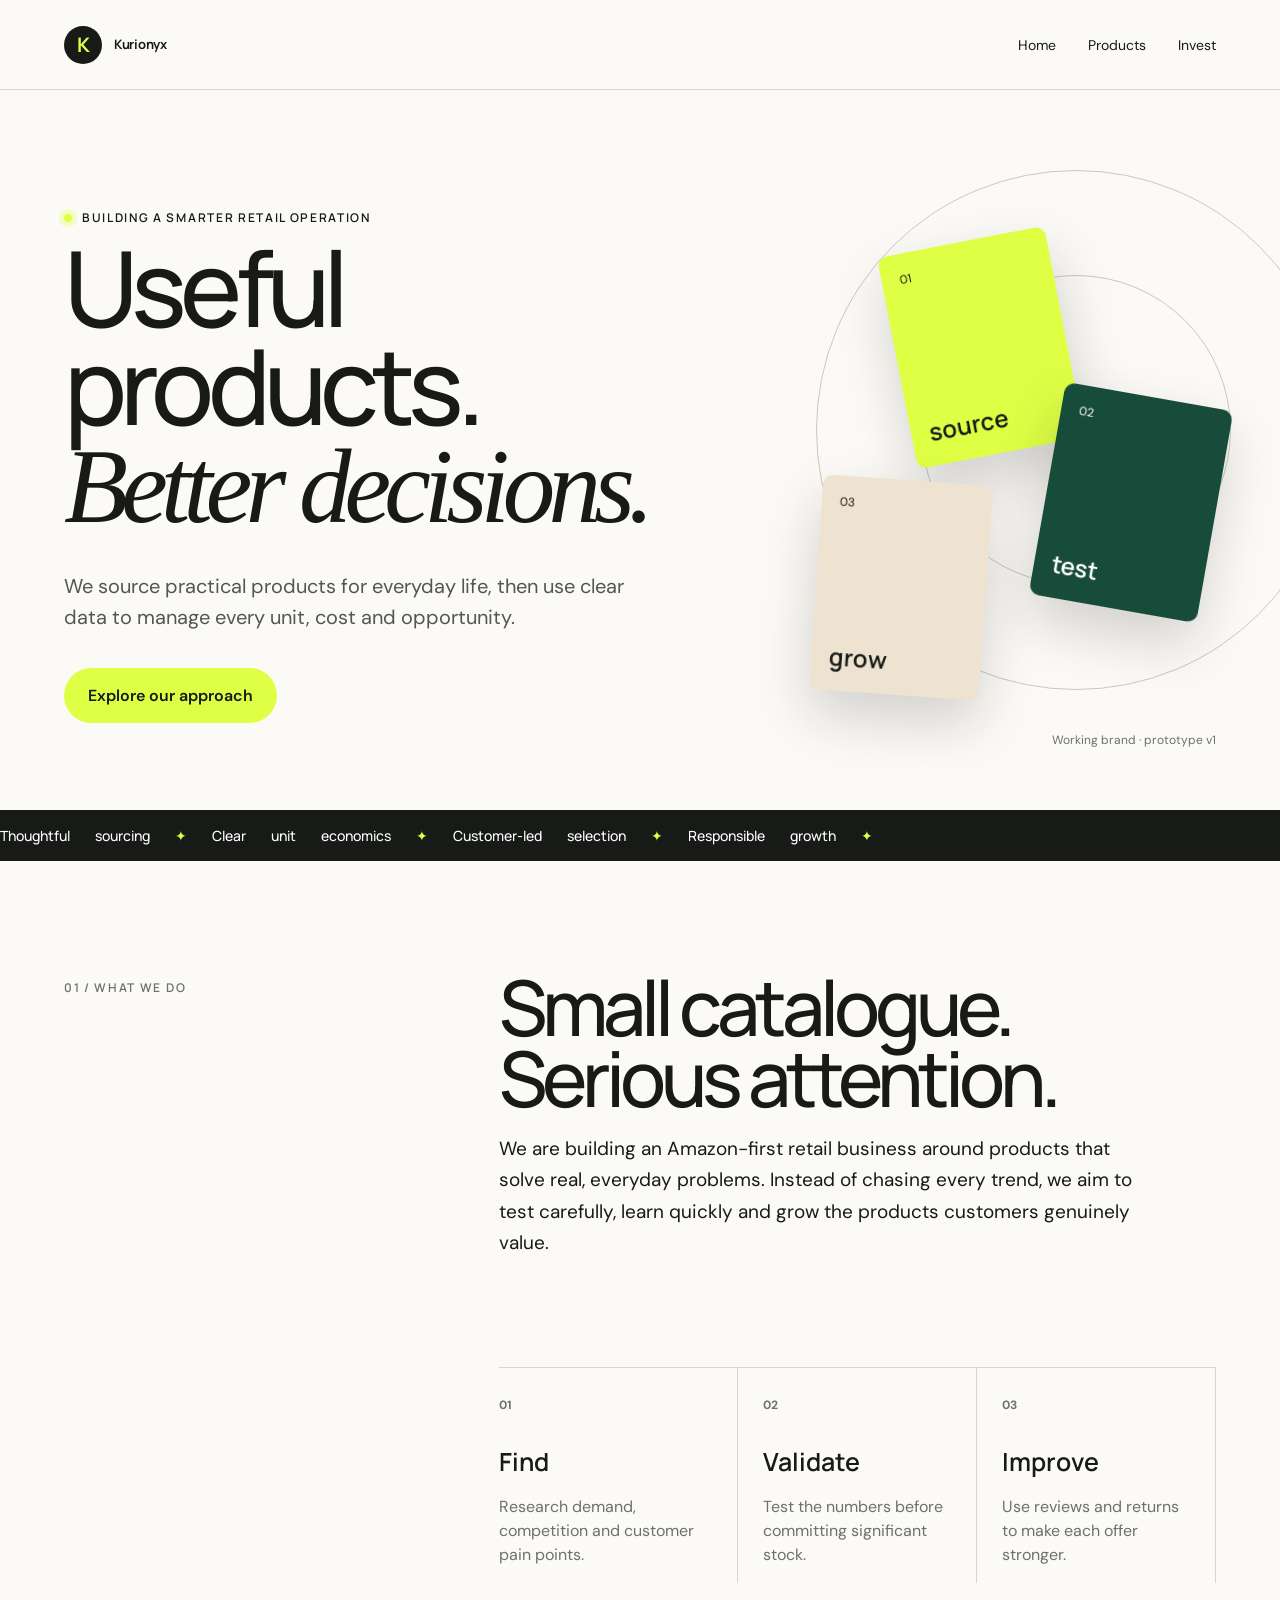
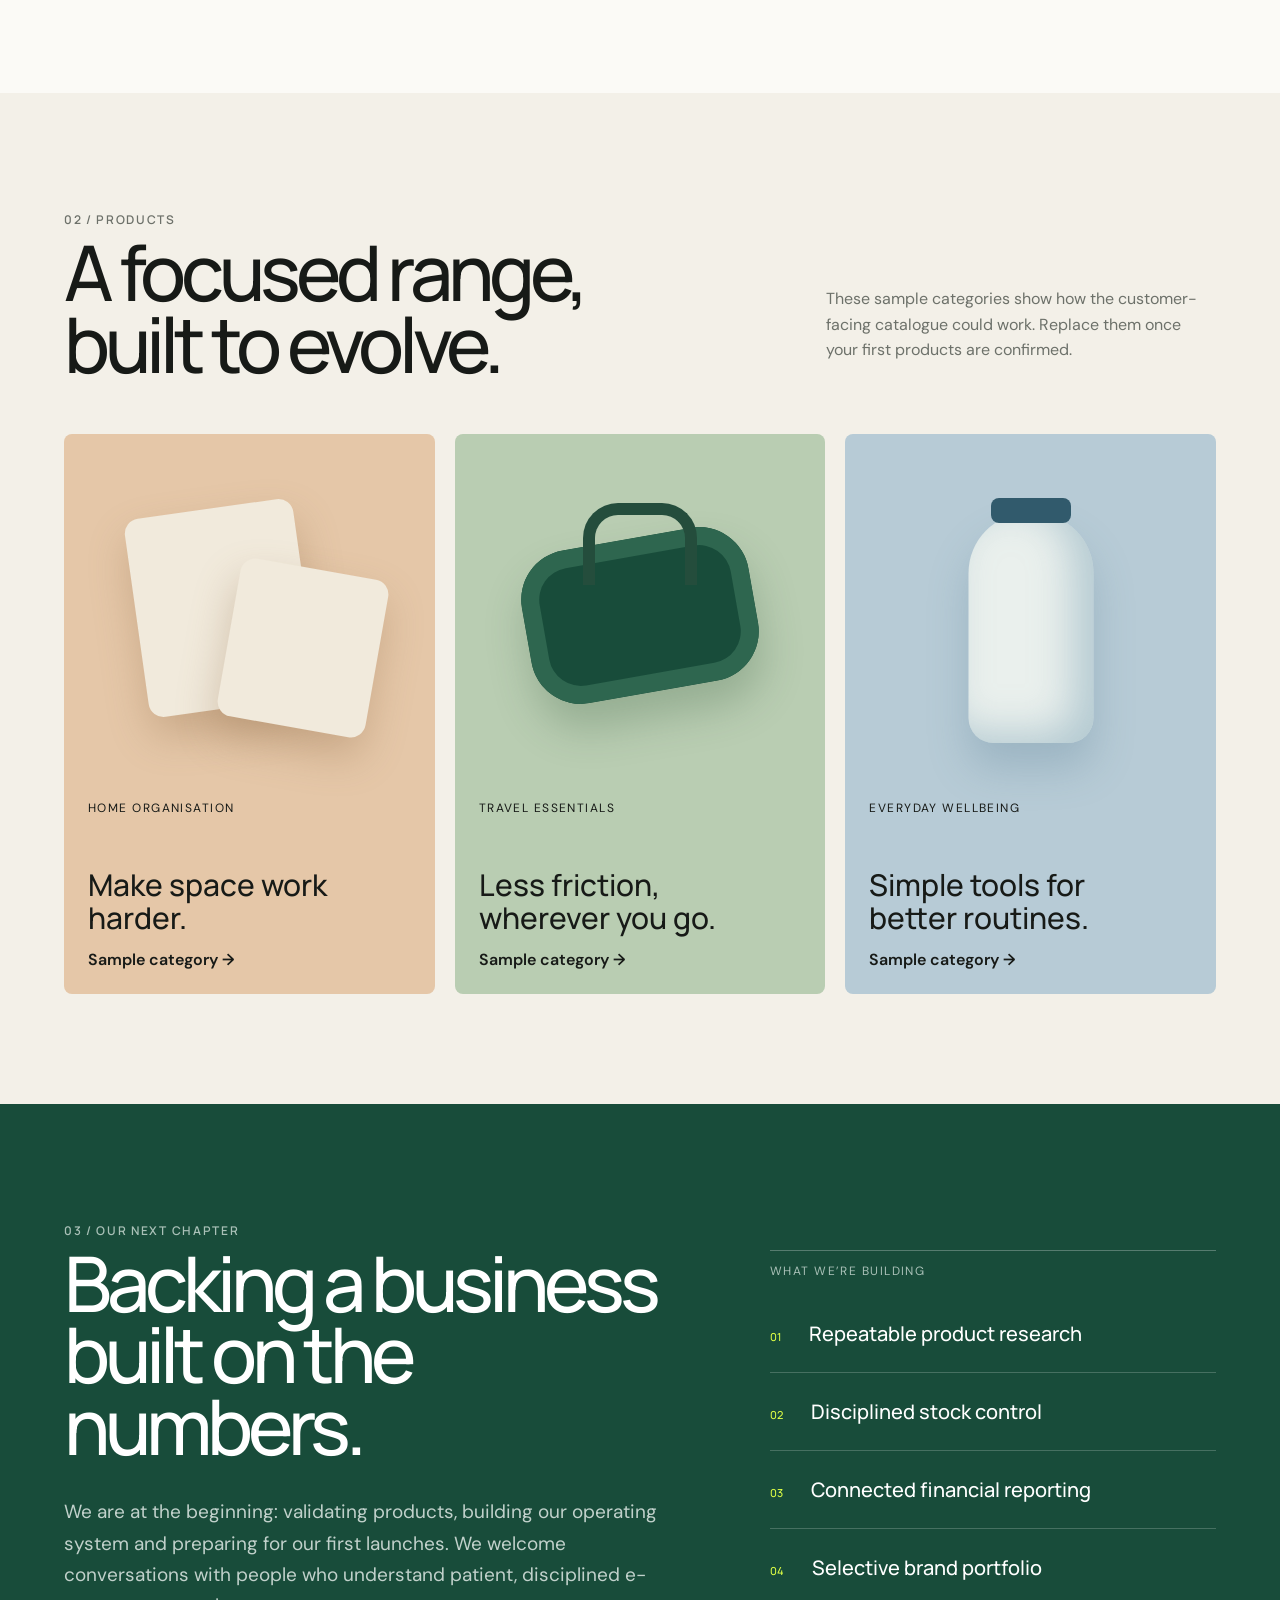
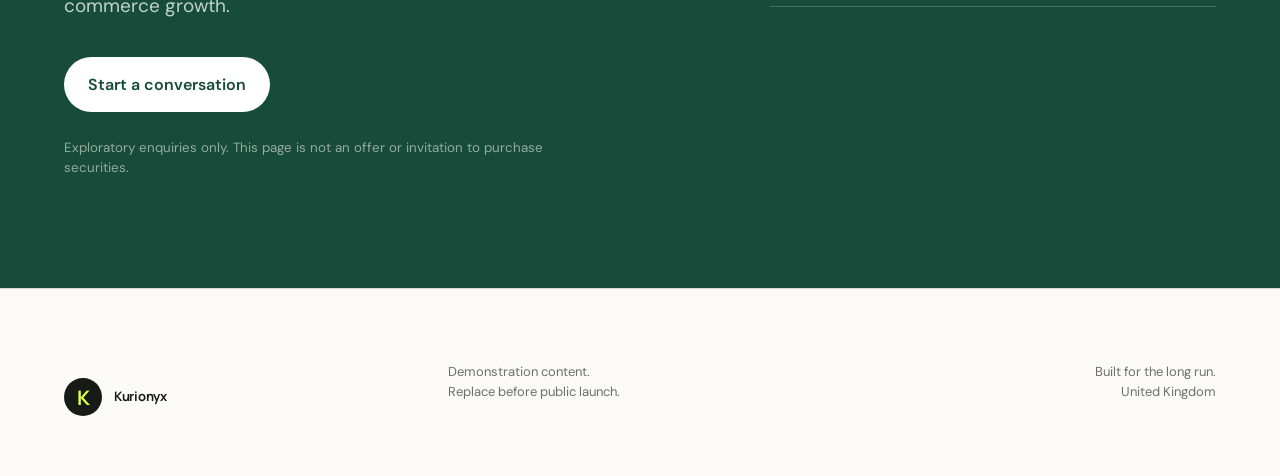
<file: index.html>
<!doctype html>
<html lang="en">
<head>
  <meta charset="utf-8">
  <meta name="viewport" content="width=device-width, initial-scale=1">
  <meta name="description" content="Kurionyx sources practical products and builds a transparent, data-led retail operation.">
  <meta name="theme-color" content="#142033">
  <meta name="mobile-web-app-capable" content="yes">
  <meta name="apple-mobile-web-app-capable" content="yes">
  <meta name="apple-mobile-web-app-status-bar-style" content="black-translucent">
  <meta name="apple-mobile-web-app-title" content="Kurionyx">
  <title>Kurionyx — Practical products, carefully sourced</title>
  <link rel="manifest" href="manifest.webmanifest">
  <link rel="icon" href="icons/kurionyx-192.png" sizes="192x192" type="image/png">
  <link rel="apple-touch-icon" href="icons/kurionyx-192.png">
  <link rel="stylesheet" href="styles.css">
</head>
<body>
  <header class="site-header">
    <a class="brand" href="#home" aria-label="Kurionyx home"><span class="brand-mark">K</span><span>Kurionyx</span></a>
    <nav aria-label="Main navigation"><a href="#home">Home</a><a href="#products">Products</a><a href="#invest">Invest</a></nav>
  </header>

  <main>
    <section id="home" class="hero">
      <div class="hero-copy">
        <p class="eyebrow"><span></span> Building a smarter retail operation</p>
        <h1>Useful products.<br><em>Better decisions.</em></h1>
        <p class="lead">We source practical products for everyday life, then use clear data to manage every unit, cost and opportunity.</p>
        <div class="hero-actions"><a class="button primary" href="#products">Explore our approach</a></div>
      </div>
      <div class="hero-visual" aria-label="Abstract product boxes on a grid">
        <div class="orbit orbit-a"></div><div class="orbit orbit-b"></div>
        <div class="box box-one"><span>01</span><b>source</b></div>
        <div class="box box-two"><span>02</span><b>test</b></div>
        <div class="box box-three"><span>03</span><b>grow</b></div>
        <p class="working-label">Working brand · prototype v1</p>
      </div>
    </section>

    <section class="ticker" aria-label="Business principles"><div>Thoughtful sourcing <span>✦</span> Clear unit economics <span>✦</span> Customer-led selection <span>✦</span> Responsible growth <span>✦</span></div></section>

    <section class="story section-pad">
      <p class="section-number">01 / What we do</p>
      <div><h2>Small catalogue.<br>Serious attention.</h2><p>We are building an Amazon-first retail business around products that solve real, everyday problems. Instead of chasing every trend, we aim to test carefully, learn quickly and grow the products customers genuinely value.</p></div>
      <div class="principles"><article><strong>01</strong><h3>Find</h3><p>Research demand, competition and customer pain points.</p></article><article><strong>02</strong><h3>Validate</h3><p>Test the numbers before committing significant stock.</p></article><article><strong>03</strong><h3>Improve</h3><p>Use reviews and returns to make each offer stronger.</p></article></div>
    </section>

    <section id="products" class="products section-pad">
      <div class="section-heading"><div><p class="section-number">02 / Products</p><h2>A focused range,<br>built to evolve.</h2></div><p>These sample categories show how the customer-facing catalogue could work. Replace them once your first products are confirmed.</p></div>
      <div class="product-grid">
        <article class="product-card warm"><div class="product-object object-home"></div><p>Home organisation</p><h3>Make space work harder.</h3><span>Sample category →</span></article>
        <article class="product-card green"><div class="product-object object-travel"></div><p>Travel essentials</p><h3>Less friction, wherever you go.</h3><span>Sample category →</span></article>
        <article class="product-card blue"><div class="product-object object-wellbeing"></div><p>Everyday wellbeing</p><h3>Simple tools for better routines.</h3><span>Sample category →</span></article>
      </div>
    </section>

    <section id="invest" class="invest section-pad">
      <div class="invest-copy"><p class="section-number light">03 / Our next chapter</p><h2>Backing a business<br>built on the numbers.</h2><p>We are at the beginning: validating products, building our operating system and preparing for our first launches. We welcome conversations with people who understand patient, disciplined e-commerce growth.</p><a class="button light-button" href="mailto:hello@example.com?subject=Kurionyx%20conversation">Start a conversation</a><small>Exploratory enquiries only. This page is not an offer or invitation to purchase securities.</small></div>
      <div class="invest-panel"><p>What we’re building</p><ul><li><span>01</span>Repeatable product research</li><li><span>02</span>Disciplined stock control</li><li><span>03</span>Connected financial reporting</li><li><span>04</span>Selective brand portfolio</li></ul></div>
    </section>
  </main>

  <footer><a class="brand" href="#home"><span class="brand-mark">K</span><span>Kurionyx</span></a><p>Demonstration content.<br>Replace before public launch.</p><p>Built for the long run.<br>United Kingdom</p></footer>
  <script type="module" src="pwa.js"></script>
</body>
</html>
</file>
<file: styles.css>
@import url('https://fonts.googleapis.com/css2?family=DM+Sans:wght@400;500;600&family=Manrope:wght@400;500;600;700&display=swap');
:root{--ink:#171a17;--cream:#f3f0e8;--paper:#fbfaf6;--lime:#dfff45;--green:#184c3a;--line:#d9d6cd;--muted:#6d716a;--white:#fff;--orange:#e97b46;--blue:#6f91a5}*{box-sizing:border-box}html{scroll-behavior:smooth}body{margin:0;background:var(--paper);color:var(--ink);font-family:'DM Sans',sans-serif}button,a{font:inherit}button{cursor:pointer}.site-header{height:90px;display:flex;align-items:center;justify-content:space-between;padding:0 5vw;border-bottom:1px solid var(--line);position:relative;z-index:5;background:rgba(251,250,246,.92);backdrop-filter:blur(12px)}.brand{display:flex;gap:12px;align-items:center;color:var(--ink);text-decoration:none;font-family:Manrope,sans-serif;font-size:13px;font-weight:700;line-height:1.05;letter-spacing:-.02em}.brand-mark{display:grid;place-items:center;width:38px;height:38px;border-radius:50%;background:var(--ink);color:var(--lime);font-size:20px}.site-header nav{display:flex;align-items:center;gap:32px}.site-header nav a{color:var(--ink);text-decoration:none;font-size:14px}.nav-toolkit{border:0;background:var(--ink);color:white;border-radius:100px;padding:13px 19px}.nav-toolkit span{color:var(--lime);margin-left:8px}.hero{min-height:720px;display:grid;grid-template-columns:1.1fr .9fr;padding:70px 5vw 50px;overflow:hidden}.hero-copy{align-self:center;max-width:780px;z-index:1}.eyebrow,.section-number{font:600 12px Manrope,sans-serif;text-transform:uppercase;letter-spacing:.14em}.eyebrow{display:flex;align-items:center;gap:10px}.eyebrow span{width:8px;height:8px;border-radius:50%;background:var(--lime);box-shadow:0 0 0 5px rgba(223,255,69,.3)}h1,h2{font-family:Manrope,sans-serif;letter-spacing:-.065em;line-height:.93;margin:0}h1{font-size:clamp(64px,8.2vw,126px);font-weight:500}h1 em{font-family:Georgia,serif;font-weight:400}.lead{font-size:20px;line-height:1.55;max-width:600px;color:#52574f;margin:35px 0}.hero-actions{display:flex;align-items:center;gap:25px}.button{display:inline-flex;align-items:center;justify-content:center;text-decoration:none;border:0;border-radius:100px;padding:17px 24px;font-weight:600}.primary{background:var(--lime);color:var(--ink)}.text-button{border:0;background:none;font-weight:600}.text-button span{margin-left:10px}.hero-visual{position:relative;min-height:560px}.orbit{position:absolute;border:1px solid #c9c8c0;border-radius:50%}.orbit-a{width:520px;height:520px;right:-120px;top:10px}.orbit-b{width:310px;height:310px;right:-15px;top:115px}.box{position:absolute;width:170px;height:215px;border-radius:10px;box-shadow:0 24px 55px rgba(20,22,18,.18);padding:18px;display:flex;flex-direction:column;justify-content:space-between;transform-style:preserve-3d}.box span{font-size:12px}.box b{font:600 24px Manrope}.box-one{background:var(--lime);right:150px;top:80px;transform:rotate(-11deg)}.box-two{background:var(--green);color:white;right:0;top:235px;transform:rotate(10deg)}.box-three{background:#ede3d0;right:230px;top:320px;transform:rotate(4deg)}.working-label{position:absolute;bottom:0;right:0;color:var(--muted);font-size:12px}.ticker{background:var(--ink);color:white;overflow:hidden;padding:16px 0;white-space:nowrap;font:500 14px Manrope}.ticker div{word-spacing:22px;animation:ticker 25s linear infinite}.ticker span{color:var(--lime)}@keyframes ticker{to{transform:translateX(-40%)}}.section-pad{padding:110px 5vw}.story{display:grid;grid-template-columns:.55fr 1fr;gap:40px}.section-number{color:var(--muted);margin:8px 0}.story h2,.section-heading h2,.invest h2{font-size:clamp(46px,6vw,88px);font-weight:500}.story>div>p{font-size:19px;line-height:1.65;max-width:650px}.principles{grid-column:2;display:grid;grid-template-columns:repeat(3,1fr);margin-top:50px;border-top:1px solid var(--line)}.principles article{padding:25px 25px 0 0;border-right:1px solid var(--line);min-height:180px}.principles article+article{padding-left:25px}.principles strong{color:var(--muted);font-size:12px}.principles h3{font:600 25px Manrope;margin:30px 0 8px}.principles p{color:var(--muted);line-height:1.5}.products{background:var(--cream)}.section-heading{display:flex;align-items:flex-end;justify-content:space-between;gap:40px;margin-bottom:55px}.section-heading>p{max-width:390px;color:var(--muted);line-height:1.6}.product-grid{display:grid;grid-template-columns:repeat(3,1fr);gap:20px}.product-card{min-height:560px;padding:24px;border-radius:8px;display:flex;flex-direction:column;overflow:hidden}.product-card.warm{background:#e5c7a8}.product-card.green{background:#b9cdb2}.product-card.blue{background:#b7cbd6}.product-card>p{font-size:12px;text-transform:uppercase;letter-spacing:.12em}.product-card h3{font:500 30px/1.1 Manrope;margin:auto 0 15px;max-width:280px}.product-card>span{font-weight:600}.product-object{height:330px;position:relative}.object-home:before,.object-home:after{content:"";position:absolute;background:#f1eadc;border-radius:15px;box-shadow:0 20px 40px #946f4b55}.object-home:before{width:170px;height:200px;left:15%;top:50px;transform:rotate(-8deg)}.object-home:after{width:150px;height:160px;right:10%;top:110px;transform:rotate(10deg)}.object-travel:before{content:"";position:absolute;width:230px;height:155px;border-radius:50px;background:var(--green);left:50%;top:80px;transform:translateX(-50%) rotate(-10deg);box-shadow:inset 0 0 0 18px #2e664f,0 25px 40px #355b3d44}.object-travel:after{content:"";position:absolute;width:90px;height:70px;border:12px solid #244d3c;border-bottom:0;border-radius:35px 35px 0 0;left:50%;top:45px;transform:translateX(-50%)}.object-wellbeing:before{content:"";position:absolute;width:125px;height:230px;border-radius:60px 60px 25px 25px;background:#eaf0ed;left:50%;top:55px;transform:translateX(-50%);box-shadow:inset -20px -10px 40px #86a8ba88,0 25px 40px #53798d44}.object-wellbeing:after{content:"";position:absolute;width:80px;height:25px;border-radius:8px;background:#315a6c;left:50%;top:40px;transform:translateX(-50%)}.invest{background:var(--green);color:white;display:grid;grid-template-columns:1.15fr .85fr;gap:8vw}.light{color:#a9c0b7}.invest-copy>p:not(.section-number){font-size:19px;line-height:1.65;max-width:650px;color:#c1d1cb;margin:35px 0}.light-button{background:white;color:var(--green)}.invest small{display:block;margin-top:26px;color:#94aba2;max-width:520px;line-height:1.5}.invest-panel{border-top:1px solid #ffffff44;margin-top:36px}.invest-panel>p{color:#a9c0b7;font-size:12px;text-transform:uppercase;letter-spacing:.12em}.invest-panel ul{padding:0;list-style:none}.invest-panel li{border-bottom:1px solid #ffffff33;padding:25px 0;font:500 20px Manrope}.invest-panel span{font-size:11px;color:var(--lime);margin-right:28px}footer{padding:60px 5vw;display:grid;grid-template-columns:1fr 1fr 1fr;align-items:end;border-top:1px solid var(--line)}footer p{color:var(--muted);font-size:13px;line-height:1.6}footer p:last-child{text-align:right}.toolkit{position:fixed;inset:0;background:#f5f6f2;z-index:50;display:grid;grid-template-columns:240px 1fr;transform:translateY(105%);transition:transform .55s cubic-bezier(.75,0,.2,1);overflow:auto}.toolkit.open{transform:none}.toolkit aside{background:#17251f;color:white;padding:28px 18px;display:flex;flex-direction:column;justify-content:space-between;position:sticky;top:0;height:100vh}.toolkit-logo{width:42px;height:42px;border:0;border-radius:50%;background:var(--lime);font:700 21px Manrope}.toolkit aside>div{display:grid;gap:8px}.tool-nav{background:transparent;border:0;color:#aebbb5;text-align:left;border-radius:8px;padding:13px 14px;display:flex;gap:14px}.tool-nav.active,.tool-nav:hover{background:#ffffff13;color:white}.tool-main{padding:38px 4vw;min-width:0}.tool-main>header{display:flex;justify-content:space-between;align-items:center;border-bottom:1px solid #d8ddd9;padding-bottom:25px}.tool-main header p,.section-tool-head p,.card-heading p{margin:0;color:var(--muted);font-size:12px;text-transform:uppercase;letter-spacing:.1em}.tool-main header h2{font:600 32px Manrope;margin-top:4px;letter-spacing:-.04em}.status-pill{border:1px solid #ccd3ce;border-radius:100px;padding:9px 13px;font-size:12px}.status-pill i{display:inline-block;width:7px;height:7px;border-radius:50%;background:#e2a33d;margin-right:6px}.tool-view{display:none;padding-top:32px}.tool-view.active{display:block}.metric-grid{display:grid;grid-template-columns:repeat(4,1fr);gap:15px}.metric-grid article,.dashboard-grid article,.integration-grid article,.roadmap-note{background:white;border:1px solid #dce0dc;border-radius:12px;padding:22px}.metric-grid p{color:var(--muted);margin:0}.metric-grid strong{display:block;font:600 33px Manrope;margin:25px 0 3px}.metric-grid span{font-size:12px;color:var(--muted)}.metric-grid .accent-metric{background:var(--lime);border-color:var(--lime)}.dashboard-grid{display:grid;grid-template-columns:1.4fr 1fr;gap:15px;margin-top:15px}.dashboard-grid>article{min-height:330px}.card-heading,.section-tool-head{display:flex;justify-content:space-between;align-items:center}.card-heading h3,.section-tool-head h3{font:600 22px Manrope;margin:4px 0}.card-heading button{border:0;background:none}.stock-bars{display:flex;align-items:flex-end;gap:18px;height:220px;padding-top:25px}.bar-item{flex:1;text-align:center;min-width:40px}.bar{background:var(--green);border-radius:5px 5px 0 0;min-height:6px}.bar-item span{display:block;font-size:11px;color:var(--muted);margin-top:8px;overflow:hidden;text-overflow:ellipsis}.activity-list{margin-top:22px}.activity{display:flex;gap:12px;padding:12px 0;border-bottom:1px solid #eee}.activity i{font-style:normal;width:32px;height:32px;display:grid;place-items:center;border-radius:50%;background:var(--cream)}.activity p{margin:0;font-size:13px}.activity small{color:var(--muted)}.section-tool-head{margin-bottom:22px}.small{padding:12px 18px}.table-wrap{background:white;border:1px solid #dce0dc;border-radius:12px;overflow:auto}table{width:100%;border-collapse:collapse;text-align:left}th{padding:15px 18px;color:var(--muted);font-size:11px;text-transform:uppercase;letter-spacing:.08em;border-bottom:1px solid #e5e7e4}td{padding:18px;border-bottom:1px solid #eceeeb;font-size:14px}tbody tr:last-child td{border-bottom:0}.delete-row{border:0;background:none;color:#a3584a}.empty{text-align:center!important;color:var(--muted);padding:55px!important}.integration-grid{display:grid;grid-template-columns:repeat(2,1fr);gap:15px}.integration-grid b{font:600 24px Manrope}.integration-grid p{color:var(--muted);line-height:1.5}.planned{float:right;background:#edf0eb;border-radius:100px;padding:5px 9px;font-size:11px}.roadmap-note{margin-top:15px;display:flex;gap:30px;background:#e6eee9}.roadmap-note p{margin:0;color:var(--muted)}dialog{border:0;border-radius:16px;padding:0;width:min(520px,92vw);box-shadow:0 40px 100px #0005}dialog::backdrop{background:#101713aa;backdrop-filter:blur(4px)}dialog form{padding:28px}.modal-head{display:flex;justify-content:space-between}.modal-head p{margin:0;color:var(--muted);font-size:12px;text-transform:uppercase}.modal-head h3{font:600 27px Manrope;margin:4px 0 25px}.modal-head button{border:0;background:none;font-size:28px}label{display:grid;gap:7px;font-size:13px;margin-bottom:17px}input,select{border:1px solid #d4d8d4;border-radius:8px;padding:13px;background:#fafbf9;font:inherit}.field-row{display:grid;grid-template-columns:1fr 1fr;gap:12px}.full{width:100%;margin-top:8px}#expense-fields{display:none}
@media(max-width:900px){.site-header nav>a{display:none}.hero{grid-template-columns:1fr;padding-top:60px}.hero-visual{min-height:480px}.story{grid-template-columns:1fr}.principles{grid-column:1}.section-heading{align-items:flex-start}.product-grid{grid-template-columns:1fr}.product-card{min-height:500px}.invest{grid-template-columns:1fr}.toolkit{grid-template-columns:74px 1fr}.toolkit aside{padding:20px 10px}.tool-nav span{display:none}.metric-grid{grid-template-columns:repeat(2,1fr)}.dashboard-grid{grid-template-columns:1fr}}@media(max-width:600px){.site-header{height:72px}.site-header nav{gap:8px}.nav-toolkit{padding:11px 14px}.hero{min-height:auto;padding-top:50px}.hero-visual{min-height:400px}.box{width:130px;height:170px}.box-one{right:100px}.box-three{right:140px;top:250px}.box-two{top:190px}.section-pad{padding:75px 6vw}.principles{grid-template-columns:1fr}.principles article{border-right:0;border-bottom:1px solid var(--line)}.principles article+article{padding-left:0}.section-heading{display:block}.invest h2,.story h2,.section-heading h2{font-size:48px}footer{grid-template-columns:1fr;gap:30px}footer p:last-child{text-align:left}.tool-main{padding:25px 18px}.tool-main>header{align-items:flex-start}.status-pill{display:none}.metric-grid{grid-template-columns:1fr 1fr}.metric-grid article{padding:15px}.metric-grid strong{font-size:24px}.dashboard-grid>article{min-height:280px}.integration-grid{grid-template-columns:1fr}.field-row{grid-template-columns:1fr}}

/* Authenticated toolkit */
.tool-account{display:flex;align-items:center;gap:10px}.tool-account>span{font-size:12px;color:var(--muted);max-width:190px;overflow:hidden;text-overflow:ellipsis}.status-pill{white-space:nowrap}.status-pill.connected i{background:#34a267}.status-pill.error i{background:#c45f4d}.sign-out{border:1px solid #ccd3ce;background:white;border-radius:100px;padding:8px 12px;font-size:12px}.auth-gate{min-height:calc(100vh - 145px);display:grid;place-items:center;padding:40px 0}.auth-card{width:min(430px,100%);background:white;border:1px solid #dce0dc;border-radius:18px;padding:34px;box-shadow:0 22px 60px #17312612}.auth-card h3{font:600 31px/1.1 Manrope;margin:8px 0 12px}.auth-card>p:not(.section-number){color:var(--muted);line-height:1.55;margin-bottom:28px}.auth-card small{display:block;color:var(--muted);text-align:center;margin-top:18px}.auth-mark{display:grid;place-items:center;width:44px;height:44px;border-radius:50%;background:var(--green);color:var(--lime);font:700 22px Manrope;margin-bottom:24px}.form-message{min-height:18px;color:#a34536;font-size:13px;margin:0}.planned,.connected{float:right;border-radius:100px;padding:5px 9px;font-size:11px}.connected{background:#ddf5df;color:#236c38}
@media(max-width:600px){.tool-account{gap:4px}.tool-account>span{display:none}.auth-card{padding:25px}}

/* Private team sign-in */
.login-page{min-height:100vh;background:#f4f5f0}.login-shell{min-height:100vh;display:grid;grid-template-columns:minmax(360px,.9fr) 1.1fr}.login-brand-panel{background:var(--green);color:white;padding:48px 5vw;display:flex;flex-direction:column;justify-content:space-between;position:relative;overflow:hidden}.login-brand-panel:after{content:"";position:absolute;width:520px;height:520px;border:1px solid #ffffff1e;border-radius:50%;right:-220px;bottom:-180px;box-shadow:0 0 0 90px #ffffff08,0 0 0 180px #ffffff05}.login-brand{color:white;position:relative;z-index:1}.login-brand-panel h1{font:500 clamp(48px,6vw,82px)/.98 Manrope;letter-spacing:-.055em;margin:24px 0}.login-brand-panel>div>p:last-child{color:#bfd0c9;line-height:1.65;max-width:470px;font-size:18px}.login-brand-panel small{color:#9db3aa;text-transform:uppercase;letter-spacing:.13em}.login-form-panel{display:grid;place-items:center;padding:50px 7vw}.login-card{width:min(460px,100%);box-shadow:0 25px 75px #17312616}.login-card h2{font:600 36px/1.1 Manrope;margin:8px 0 12px}.login-card .back-link{display:block;text-align:center;margin-top:24px;color:var(--green);font-size:13px}.form-message.success{color:#267642}

/* Standalone authenticated toolkit */
.toolkit-page{margin:0;background:#f5f6f2;overflow:hidden}.toolkit.toolkit-standalone{transform:none;transition:none;position:fixed}.toolkit aside>nav{display:grid;gap:8px}.toolkit-logo{display:grid;place-items:center;text-decoration:none;color:#17251f}.public-return{text-decoration:none}.tool-main>header h1{font:600 32px Manrope;margin:4px 0 0;letter-spacing:-.04em}.account-summary{display:grid;text-align:right;max-width:210px}.account-summary span{font-size:12px;color:var(--ink);white-space:nowrap;overflow:hidden;text-overflow:ellipsis}.account-summary small{color:var(--muted);margin-top:2px}.tool-loading{min-height:calc(100vh - 145px);display:grid;place-content:center;justify-items:center;text-align:center;padding:35px}.tool-loading h2{font:600 29px Manrope;margin:20px 0 7px}.tool-loading p{color:var(--muted);margin:0;max-width:500px;line-height:1.55}.loading-ring{width:38px;height:38px;border-radius:50%;border:3px solid #d8ded9;border-top-color:var(--green);animation:spin .8s linear infinite}@keyframes spin{to{transform:rotate(360deg)}}.error-panel .auth-mark{margin:0}.workspace-message{margin:20px 0 -10px;min-height:20px;color:var(--green);font-size:13px}.workspace-message.error{color:#a34536}.workspace-message.success{color:#267642}.quick-actions{display:flex;gap:10px;margin:20px 0 0}.button.secondary{background:white;color:var(--green);border:1px solid #cdd5cf}.toolkit-page dialog .modal-head h2{font:600 27px Manrope;margin:4px 0 25px}

@media(max-width:800px){.login-shell{grid-template-columns:1fr}.login-brand-panel{min-height:330px;padding:32px 7vw}.login-brand-panel h1{font-size:50px}.login-brand-panel small{display:none}.login-form-panel{padding:45px 6vw}.toolkit-page{overflow:auto}.toolkit.toolkit-standalone{position:relative;min-height:100vh;overflow:visible}.account-summary{display:none}}
@media(max-width:600px){.login-brand-panel{min-height:290px}.login-brand-panel h1{font-size:42px}.login-form-panel{padding:30px 5vw}.toolkit.toolkit-standalone{grid-template-columns:64px 1fr}.toolkit.toolkit-standalone aside{padding:16px 8px}.tool-main>header{gap:8px}.tool-main>header h1{font-size:26px}.sign-out{padding:8px 10px}.quick-actions{flex-wrap:wrap}.quick-actions .button{flex:1}.tool-loading{min-height:70vh;padding:20px}.workspace-message{margin-top:14px}}
.tool-loading[hidden]{display:none}

/* Owner-only live bank view */
.bank-loading{min-height:260px;display:grid;place-content:center;justify-items:center;gap:14px;color:var(--muted);text-align:center}.bank-loading[hidden],#bank-content[hidden],#bank-error[hidden],#bank-owner-notice[hidden]{display:none}.bank-balance-grid{display:grid;grid-template-columns:repeat(4,minmax(0,1fr));gap:14px}.bank-balance-grid article,.bank-section{background:white;border-radius:22px;box-shadow:0 8px 30px #1720330a;padding:22px}.bank-balance-grid p{margin:0 0 14px;color:var(--muted);font-size:12px}.bank-balance-grid strong{display:block;font:600 30px Manrope;letter-spacing:-.04em}.bank-balance-grid span{display:block;color:var(--muted);font-size:12px;margin-top:8px}.bank-balance-grid .bank-balance-main{background:var(--bank-ink);color:white}.bank-balance-main p,.bank-balance-main span{color:#c9d1dc}.bank-refresh-time{font-size:22px!important}.bank-section{margin-top:16px}.bank-pot-grid{display:grid;grid-template-columns:repeat(3,minmax(0,1fr));gap:10px;margin-top:18px}.bank-pot-grid article{display:flex;justify-content:space-between;gap:16px;padding:16px;border-radius:15px;background:#f3f6f5}.bank-pot-grid span{color:var(--muted)}.bank-pot-grid strong{font:600 18px Manrope}.bank-activity-grid{display:grid;grid-template-columns:1fr 1fr;gap:16px}.bank-transaction-list{display:grid;margin-top:12px}.bank-transaction{display:flex;justify-content:space-between;align-items:center;gap:18px;padding:14px 2px;border-bottom:1px solid #edf0ee}.bank-transaction:last-child{border-bottom:0}.bank-transaction strong,.bank-transaction span{display:block}.bank-transaction span{color:var(--muted);font-size:11px;margin-top:4px;text-transform:capitalize}.bank-transaction b{white-space:nowrap;color:#17251f}.bank-transaction b.income{color:#188552}.bank-empty{color:var(--muted);font-size:13px;padding:18px 0}.integration-confirmed{margin-top:14px!important;color:#188552!important;font-weight:600}
@media(max-width:1050px){.bank-balance-grid{grid-template-columns:repeat(2,minmax(0,1fr))}}
@media(max-width:700px){.bank-heading{display:flex}.bank-balance-grid{grid-template-columns:1fr 1fr;gap:10px}.bank-balance-grid article,.bank-section{padding:17px;border-radius:19px}.bank-balance-grid strong{font-size:24px}.bank-pot-grid{grid-template-columns:1fr}.bank-activity-grid{grid-template-columns:1fr;gap:0}.bank-transaction{padding:13px 0}.bank-section{margin-top:12px}}

/* Inventory, sales and logistics workspace */
.dashboard-title{display:flex;align-items:flex-end;justify-content:space-between;gap:24px;margin:4px 0 24px}.dashboard-title>div>p,.section-tool-head>div>p{margin:0;color:var(--muted);font-size:12px;text-transform:uppercase;letter-spacing:.1em}.dashboard-title h2,.section-tool-head h2{font:600 28px/1.15 Manrope;margin:5px 0 0;letter-spacing:-.035em}.section-tool-head>div>span{display:block;color:var(--muted);font-size:13px;margin-top:7px}.metric-grid-six{grid-template-columns:repeat(6,1fr)}.metric-grid-six article{min-width:0}.metric-grid-six strong{font-size:28px;white-space:nowrap;overflow:hidden;text-overflow:ellipsis}.insight-grid{display:grid;grid-template-columns:1.25fr .75fr;gap:15px;margin-top:15px}.insight-grid>article{background:white;border:1px solid #dce0dc;border-radius:12px;padding:22px;min-width:0}.chart-total{font-size:12px;color:var(--muted)}.pie-layout{display:grid;grid-template-columns:230px 1fr;align-items:center;gap:30px;padding:25px 4px 8px}.donut-chart{width:220px;height:220px;border-radius:50%;display:grid;place-items:center;position:relative}.donut-chart:after{content:"";position:absolute;inset:46px;background:white;border-radius:50%}.donut-chart>div{position:relative;z-index:1;display:grid;text-align:center}.donut-chart strong{font:600 31px Manrope}.donut-chart span{color:var(--muted);font-size:12px}.chart-legend{display:grid;gap:10px}.chart-legend>div{display:grid;grid-template-columns:12px 1fr auto;align-items:center;gap:9px;font-size:13px}.chart-legend i{width:10px;height:10px;border-radius:50%}.chart-legend strong{font-size:13px}.chart-note{color:var(--muted);font-size:11px;margin:10px 0 0}.flow-summary{display:grid;grid-template-columns:1fr 1fr;gap:10px;margin:25px 0}.flow-summary>div{display:flex;gap:12px;align-items:center;padding:16px;background:#f5f7f4;border-radius:10px}.flow-summary strong{font:600 25px Manrope}.flow-summary p{font-size:11px;color:var(--muted);margin:2px 0 0}.flow-icon{width:36px;height:36px;display:grid;place-items:center;border-radius:50%;font-weight:700;flex:0 0 auto}.flow-icon.incoming{background:#dfeee5;color:#276344}.flow-icon.outgoing{background:#f1e3d6;color:#935a28}.shipment-preview{border-top:1px solid #e7eae7}.shipment-preview>div{display:flex;align-items:center;gap:10px;padding:11px 0;border-bottom:1px solid #edf0ed}.shipment-preview p{margin:0;min-width:0}.shipment-preview strong,.shipment-preview small{display:block;overflow:hidden;text-overflow:ellipsis;white-space:nowrap}.shipment-preview strong{font-size:13px}.shipment-preview small{font-size:11px;color:var(--muted);margin-top:3px}.direction-dot{width:8px;height:8px;border-radius:50%;flex:0 0 auto}.direction-dot.incoming{background:#5d9b72}.direction-dot.outgoing{background:#c47c3d}.lower-grid{grid-template-columns:1fr 1fr}.empty.compact{padding:28px 8px!important}.row-actions{display:flex;gap:7px;align-items:center;justify-content:flex-end}.row-actions button{border:1px solid #d9ded9;background:white;border-radius:7px;padding:7px 9px;font-size:11px;white-space:nowrap}.row-actions button:hover{border-color:#8ea096}.row-actions button:disabled{opacity:.4;cursor:not-allowed}.row-actions .delete-row{border-color:transparent;background:transparent;padding-inline:3px}.category-chip{display:inline-block;padding:5px 8px;border-radius:100px;background:#edf1ed;font-size:11px;white-space:nowrap}.cell-detail{display:block;color:var(--muted);font-size:10px;margin-top:4px;white-space:nowrap}.notes-cell{max-width:210px;white-space:nowrap;overflow:hidden;text-overflow:ellipsis;color:var(--muted)}.shipping-columns{display:grid;grid-template-columns:1fr 1fr;gap:15px}.shipping-columns>article{background:white;border:1px solid #dce0dc;border-radius:12px;padding:20px;min-width:0}.shipping-column-head{display:flex;gap:12px;align-items:center;padding-bottom:18px;border-bottom:1px solid #e7eae7}.shipping-column-head p{margin:0;color:var(--muted);font-size:11px;text-transform:uppercase;letter-spacing:.08em}.shipping-column-head h3{font:600 22px Manrope;margin:2px 0 0}.shipment-list{display:grid;gap:12px;margin-top:14px}.shipment-card{border:1px solid #e1e5e1;border-radius:10px;padding:16px}.shipment-card-top{display:flex;align-items:center;justify-content:space-between;color:var(--muted);font-size:11px}.shipment-card h4{font:600 18px Manrope;margin:14px 0 3px}.shipment-card>p{color:var(--muted);font-size:12px;margin:0}.status-badge{display:inline-block;padding:5px 8px;border-radius:100px;text-transform:capitalize}.status-planned{background:#ecefee;color:#59645e}.status-in_transit{background:#e8edf6;color:#3f5e8d}.status-delivered{background:#ddf2e3;color:#2c6c42}.status-cancelled{background:#f5e3e0;color:#9a4f43}.shipment-card dl{display:grid;grid-template-columns:1fr 1fr;gap:12px;margin:18px 0}.shipment-card dl div{min-width:0}.shipment-card dt{font-size:10px;color:var(--muted);text-transform:uppercase;letter-spacing:.06em}.shipment-card dd{font-size:12px;margin:3px 0 0;overflow:hidden;text-overflow:ellipsis;white-space:nowrap}.shipment-notes{padding:10px!important;background:#f5f6f3;border-radius:7px;line-height:1.45!important;margin-bottom:13px!important}.shipment-card .row-actions{border-top:1px solid #edf0ed;padding-top:12px}textarea{border:1px solid #d4d8d4;border-radius:8px;padding:13px;background:#fafbf9;font:inherit;resize:vertical;min-height:90px}.modal-head+input[type="hidden"]+.field-row{margin-top:0}dialog form{max-height:min(820px,86vh);overflow:auto}dialog .form-message{min-height:18px}.section-tool-head{gap:20px}.section-tool-head .button{flex:0 0 auto}

@media(max-width:1250px){.metric-grid-six{grid-template-columns:repeat(3,1fr)}.pie-layout{grid-template-columns:190px 1fr}.donut-chart{width:180px;height:180px}.donut-chart:after{inset:38px}}
@media(max-width:980px){.insight-grid,.shipping-columns{grid-template-columns:1fr}.lower-grid{grid-template-columns:1fr}.pie-layout{grid-template-columns:220px 1fr}.donut-chart{width:210px;height:210px}.donut-chart:after{inset:44px}.dashboard-title{align-items:flex-start;flex-direction:column}.dashboard-title .quick-actions{margin-top:0}}
@media(max-width:700px){.metric-grid-six{grid-template-columns:repeat(2,1fr)}.pie-layout{grid-template-columns:1fr;justify-items:center}.chart-legend{width:100%}.flow-summary{grid-template-columns:1fr}.section-tool-head{align-items:flex-start}.section-tool-head>div>span{display:none}.toolkit aside nav{gap:4px}.tool-nav{padding:11px}.shipping-columns>article{padding:14px}.shipment-card dl{grid-template-columns:1fr}.row-actions{flex-wrap:wrap;justify-content:flex-start}dialog .field-row{grid-template-columns:1fr}}

/* Stage 1 inventory integrity */
.movement-heading{margin-top:34px}.movement-product{padding:12px 14px;background:#f2f5f1;border-radius:9px;color:var(--green);font-weight:600}.data-status{display:inline-block;padding:5px 8px;border-radius:100px;font-size:10px;text-transform:capitalize;white-space:nowrap}.status-verified{background:#ddf2e3;color:#2c6c42}.status-unverified{background:#fff0ca;color:#7b5b12}.status-demonstration{background:#eee8f5;color:#6b4d83}.quantity-positive{color:#267642;font-weight:700}.quantity-negative{color:#a34536;font-weight:700}.review-status{display:block;border:0;background:none;color:var(--green);font-size:10px;padding:4px 0 0;text-decoration:underline}

/* Database-backed workspace settings */
.settings-root{min-width:0}.settings-layout{display:grid;grid-template-columns:220px minmax(0,1fr);gap:18px;align-items:start}.settings-nav{display:grid;gap:5px;background:#17251f;border-radius:13px;padding:10px;position:sticky;top:0}.settings-nav button{border:0;background:transparent;color:#b9c5bf;text-align:left;padding:12px 13px;border-radius:8px;font-size:13px}.settings-nav button:hover,.settings-nav button.active{background:#ffffff13;color:white}.settings-content{min-width:0}.settings-section{background:white;border:1px solid #dce0dc;border-radius:13px;padding:24px}.settings-heading{display:flex;justify-content:space-between;align-items:flex-start;gap:24px;padding-bottom:20px;border-bottom:1px solid #e6e9e6}.settings-heading p{margin:0;color:var(--muted);font-size:11px;text-transform:uppercase;letter-spacing:.1em}.settings-heading h3{font:600 27px Manrope;margin:5px 0;letter-spacing:-.035em}.settings-heading span{display:block;color:var(--muted);font-size:13px;line-height:1.5;max-width:680px}.settings-notice,.settings-error{margin:18px 0;padding:14px 16px;background:#f3f5ee;border-left:3px solid var(--lime);border-radius:8px;color:#555f58;font-size:13px;line-height:1.5}.settings-error{background:#fff0ed;border-color:#c45f4d}.settings-error p{margin:6px 0}.settings-error small{color:var(--muted)}.settings-profile-form{margin-top:22px}.check-label{display:flex;align-items:center;gap:9px;align-self:center}.check-label input{width:17px;height:17px;margin:0}.settings-toolbar{display:flex;justify-content:space-between;align-items:center;gap:20px;margin:20px 0}.settings-search{margin:0;display:flex;align-items:center;gap:10px}.settings-search input{min-width:280px}.settings-records{display:grid;gap:10px}.settings-record{display:flex;justify-content:space-between;align-items:center;gap:18px;border:1px solid #e1e5e1;border-radius:10px;padding:16px}.settings-record.archived{background:#f6f6f3;opacity:.76}.settings-record h4{font:600 17px Manrope;margin:5px 0}.settings-record p{margin:0;color:var(--muted);font-size:12px}.record-state,.integration-state{font-size:10px;color:var(--muted);text-transform:uppercase;letter-spacing:.08em}.settings-empty{padding:50px 20px;text-align:center;color:var(--muted);border:1px dashed #d8ddd9;border-radius:10px}.settings-empty p{margin:7px 0 0}.team-list{display:grid;gap:10px;margin-top:20px}.team-list article{display:grid;grid-template-columns:42px 1fr auto;gap:13px;align-items:center;border:1px solid #e1e5e1;border-radius:10px;padding:14px}.team-list strong,.team-list span{display:block}.team-list div span{font-size:12px;color:var(--muted);margin-top:3px}.team-avatar{width:40px;height:40px;border-radius:50%;display:grid;place-items:center;background:var(--green);color:var(--lime);font-weight:700}.settings-integration-grid{display:grid;grid-template-columns:repeat(2,minmax(0,1fr));gap:12px;margin-top:20px}.settings-integration-grid article{border:1px solid #e1e5e1;border-radius:10px;padding:18px}.settings-integration-grid h4{font:600 18px Manrope;margin:10px 0 7px}.settings-integration-grid p{margin:0;color:var(--muted);font-size:13px;line-height:1.5}.settings-loading{min-height:320px;display:grid;place-content:center;justify-items:center;gap:14px;color:var(--muted)}
@media(max-width:980px){.settings-layout{grid-template-columns:1fr}.settings-nav{position:static;display:flex;overflow:auto;white-space:nowrap}.settings-nav button{flex:0 0 auto}.settings-integration-grid{grid-template-columns:1fr}}
@media(max-width:700px){.settings-section{padding:16px}.settings-heading{display:block}.settings-heading .button{margin-top:15px}.settings-toolbar{align-items:flex-start;flex-direction:column}.settings-search{display:grid;width:100%}.settings-search input{min-width:0;width:100%}.settings-record{align-items:flex-start;flex-direction:column}.settings-record .row-actions{width:100%}.team-list article{grid-template-columns:38px minmax(0,1fr)}.team-list article>.data-status{grid-column:2}.settings-nav{margin-inline:-2px}}

/* Profitability and spending analysis */
.analysis-controls{display:flex;align-items:end;gap:18px}.analysis-controls label{margin:0}.spending-metrics{grid-template-columns:repeat(3,1fr);margin-bottom:15px}.analysis-note{color:var(--muted);font-size:12px;line-height:1.55;margin:16px 0 0}.calculator-layout{display:grid;grid-template-columns:minmax(0,1.1fr) minmax(320px,.9fr);gap:16px;align-items:start}.calculator-card,.calculator-results{background:white;border:1px solid #dce0dc;border-radius:13px;padding:24px}.calculator-grid{display:grid;grid-template-columns:minmax(0,1fr) minmax(150px,.55fr);gap:0 12px}.calculator-grid label{min-width:0}.field-suffix{align-self:center;color:var(--muted);font-size:13px;margin-top:12px}.calculator-results{background:var(--green);color:white;position:sticky;top:0}.calculator-verdict{display:inline-flex;border-radius:100px;padding:7px 10px;font-size:11px;background:#ffffff18}.verdict-positive{background:var(--lime);color:var(--ink)}.verdict-warning{background:#ffe3a0;color:#6c4c00}.verdict-negative{background:#ffd4cc;color:#8c3427}.calculator-hero{padding:30px 0 24px;border-bottom:1px solid #ffffff25}.calculator-hero p{margin:0;color:#b9ccc4;font-size:12px}.calculator-hero strong{display:block;font:600 48px Manrope;margin:9px 0 2px}.calculator-hero span{font-size:12px;color:#b9ccc4}.calculator-breakdown{margin:18px 0 0}.calculator-breakdown div{display:flex;justify-content:space-between;gap:20px;padding:10px 0;border-bottom:1px solid #ffffff18}.calculator-breakdown dt{color:#b9ccc4;font-size:12px}.calculator-breakdown dd{margin:0;font-weight:600;font-size:13px;text-align:right}.cost-preview{display:grid;grid-template-columns:1fr auto;gap:4px 16px;align-items:center;background:#f1f5ef;border-left:3px solid var(--lime);border-radius:9px;padding:14px 16px;margin-bottom:17px}.cost-preview span{font-size:12px;color:var(--muted)}.cost-preview strong{font:600 23px Manrope;color:var(--green)}.cost-preview small{grid-column:1/-1;color:var(--muted)}
@media(max-width:980px){.calculator-layout{grid-template-columns:1fr}.calculator-results{position:static}}
@media(max-width:700px){.analysis-controls{align-items:flex-start;flex-direction:column;width:100%}.analysis-controls label{width:100%}.spending-metrics{grid-template-columns:1fr}.calculator-card,.calculator-results{padding:16px}.calculator-grid{grid-template-columns:1fr}.field-suffix{margin:-8px 0 16px}.calculator-hero strong{font-size:38px}}
.landed-cost-option{background:#f1f5ef;border-radius:9px;padding:13px 15px;margin:0 0 16px}.landed-cost-option input{flex:0 0 auto}

/* Kurionyx banking-app interface */
.toolkit-page{
  --bank-ink:#142033;
  --bank-ink-soft:#203047;
  --bank-coral:#ff5a67;
  --bank-coral-dark:#e94452;
  --bank-mint:#c9f7df;
  --bank-blue:#dceaff;
  --bank-bg:#f4f5f7;
  --bank-card:#fff;
  --bank-border:#e5e7eb;
  background:var(--bank-bg);
  color:var(--bank-ink);
}
.toolkit-page .toolkit{grid-template-columns:224px minmax(0,1fr);background:var(--bank-bg)}
.toolkit-page .toolkit aside{background:var(--bank-ink);padding:26px 16px 20px;box-shadow:12px 0 40px #14203312;z-index:20}
.toolkit-page .toolkit-logo{width:48px;height:48px;border-radius:17px;background:var(--bank-coral);color:white;box-shadow:0 10px 25px #ff5a6740}
.toolkit-page .toolkit aside>nav{gap:5px;margin-top:34px}
.toolkit-page .tool-nav{min-height:48px;border-radius:14px;padding:12px 14px;color:#aeb8c7;align-items:center;font-weight:600;transition:.18s ease}
.toolkit-page .tool-nav:hover{background:#ffffff0d;color:white;transform:translateX(2px)}
.toolkit-page .tool-nav.active{background:white;color:var(--bank-ink);box-shadow:0 10px 30px #050a122e}
.toolkit-page .public-return{margin-top:auto;color:#aeb8c7}
.toolkit-page .tool-main{padding:30px clamp(24px,4vw,62px) 60px;max-width:1600px;width:100%;margin-inline:auto}
.toolkit-page .tool-main>header{min-height:78px;padding:0 0 22px;border-color:var(--bank-border);position:relative}
.toolkit-page .tool-main>header h1{font-size:36px;color:var(--bank-ink);letter-spacing:-.055em}
.toolkit-page .tool-main header p{color:#8a92a0;font-weight:700}
.toolkit-page .status-pill{border:0;background:white;box-shadow:0 5px 18px #1720330b;padding:10px 14px}
.toolkit-page .status-pill.connected i{background:#23b26d}
.toolkit-page .sign-out{border:0;background:#e9ebef;color:var(--bank-ink);font-weight:700;padding:10px 15px}
.toolkit-page .tool-view{padding-top:28px}
.toolkit-page .dashboard-title h2,.toolkit-page .section-tool-head h2{color:var(--bank-ink);font-size:30px}
.toolkit-page .dashboard-title>div>p,.toolkit-page .section-tool-head>div>p,.toolkit-page .card-heading p{color:#9298a4;font-weight:700}
.toolkit-page .button{border-radius:15px;min-height:46px;padding-inline:20px;transition:transform .16s ease,box-shadow .16s ease}
.toolkit-page .button:hover{transform:translateY(-1px)}
.toolkit-page .button.primary,.toolkit-page .primary{background:var(--bank-coral);color:white;box-shadow:0 10px 22px #ff5a6728}
.toolkit-page .button.primary:hover{background:var(--bank-coral-dark)}
.toolkit-page .button.secondary{border:0;background:#e9ebef;color:var(--bank-ink)}
.toolkit-page .metric-grid{gap:14px}
.toolkit-page .metric-grid article,.toolkit-page .dashboard-grid article,.toolkit-page .insight-grid>article,.toolkit-page .integration-grid article,.toolkit-page .shipping-columns>article,.toolkit-page .calculator-card,.toolkit-page .calculator-results,.toolkit-page .settings-section{border:0;border-radius:22px;box-shadow:0 8px 30px #1720330a}
.toolkit-page .metric-grid article{padding:22px;background:var(--bank-card);min-height:145px;display:flex;flex-direction:column}
.toolkit-page .metric-grid article:first-child{background:var(--bank-ink);color:white;box-shadow:0 16px 35px #14203330}
.toolkit-page .metric-grid article:first-child p,.toolkit-page .metric-grid article:first-child span{color:#b8c3d2}
.toolkit-page .metric-grid .accent-metric{background:var(--bank-coral);color:white}
.toolkit-page .metric-grid .accent-metric p,.toolkit-page .metric-grid .accent-metric span{color:#ffe5e8}
.toolkit-page .metric-grid p{font-size:12px;font-weight:600}
.toolkit-page .metric-grid strong{font-size:30px;margin:auto 0 5px;letter-spacing:-.045em}
.toolkit-page .insight-grid,.toolkit-page .dashboard-grid{gap:14px}
.toolkit-page .insight-grid>article,.toolkit-page .dashboard-grid article{padding:24px}
.toolkit-page .donut-chart:after{background:white}
.toolkit-page .flow-summary>div{border-radius:16px;background:#f4f6f8}
.toolkit-page .flow-icon.incoming{background:var(--bank-mint);color:#087343}
.toolkit-page .flow-icon.outgoing{background:#ffe0e3;color:#b62d3a}
.toolkit-page .table-wrap{border:0;border-radius:20px;box-shadow:0 8px 30px #1720330a;background:white}
.toolkit-page table{border-collapse:separate;border-spacing:0}
.toolkit-page th{background:#fafafa;color:#8d94a0;font-weight:700;padding-block:17px}
.toolkit-page td{padding-block:17px;border-color:#eff0f2}
.toolkit-page tbody tr{transition:background .15s ease}
.toolkit-page tbody tr:hover{background:#fafbfc}
.toolkit-page .row-actions button{min-height:34px;border:0;border-radius:11px;background:#eef0f3;color:var(--bank-ink);font-weight:650}
.toolkit-page .row-actions .delete-row{background:#fff0f1;color:#c73342;padding-inline:10px}
.toolkit-page .category-chip{background:#edf1f5;color:#4d5869}
.toolkit-page .status-unverified{background:#fff2cc;color:#765609}
.toolkit-page .status-verified{background:#dcf7e8;color:#087343}
.toolkit-page .status-demonstration{background:#eee8fa;color:#6848a0}
.toolkit-page input,.toolkit-page select,.toolkit-page textarea{border:1px solid #e0e3e7;border-radius:13px;background:#f8f9fa;min-height:46px;transition:border-color .15s ease,box-shadow .15s ease}
.toolkit-page input:focus,.toolkit-page select:focus,.toolkit-page textarea:focus{outline:0;border-color:var(--bank-coral);box-shadow:0 0 0 4px #ff5a6717;background:white}
.toolkit-page dialog{border:0;border-radius:24px;box-shadow:0 25px 90px #10182738}
.toolkit-page dialog::backdrop{background:#10182799;backdrop-filter:blur(4px)}
.toolkit-page .settings-nav{background:var(--bank-ink);border-radius:20px;padding:12px}
.toolkit-page .settings-nav button{border-radius:12px}
.toolkit-page .settings-nav button.active{background:white;color:var(--bank-ink)}
.toolkit-page .calculator-results{background:var(--bank-ink)}
.toolkit-page .cost-preview,.toolkit-page .landed-cost-option{background:#f1f6f4;border-color:#28ba77}

@media(max-width:800px){
  .toolkit-page{overflow:auto;background:#f4f5f7}
  .toolkit-page .toolkit.toolkit-standalone{display:block;position:relative;padding-bottom:82px;min-height:100dvh}
  .toolkit-page .toolkit aside{position:fixed;z-index:100;left:0;right:0;bottom:0;top:auto;width:100%;height:76px;padding:7px 8px max(7px,env(safe-area-inset-bottom));display:block;background:#fffffff4;border-top:1px solid #e4e6ea;box-shadow:0 -10px 35px #17203314;backdrop-filter:blur(18px)}
  .toolkit-page .toolkit-logo,.toolkit-page .public-return{display:none}
  .toolkit-page .toolkit aside>nav{display:flex;gap:3px;margin:0;overflow-x:auto;scrollbar-width:none;height:100%;align-items:center;scroll-snap-type:x proximity}
  .toolkit-page .toolkit aside>nav::-webkit-scrollbar{display:none}
  .toolkit-page .tool-nav{flex:1 0 67px;min-width:67px;height:60px;min-height:60px;padding:7px 5px;display:flex;flex-direction:column;justify-content:center;gap:3px;border-radius:13px;color:#747d8c;text-align:center;font-size:18px;scroll-snap-align:start}
  .toolkit-page .tool-nav span{display:block;font-size:9px;line-height:1.1;font-weight:700}
  .toolkit-page .tool-nav:hover{transform:none;background:transparent;color:#747d8c}
  .toolkit-page .tool-nav.active{background:#ffe8ea;color:#c53240;box-shadow:none}
  .toolkit-page .tool-main{padding:16px 16px 28px;max-width:none}
  .toolkit-page .tool-main>header{position:sticky;z-index:40;top:0;margin:0 -16px;padding:12px 16px 15px;background:#f4f5f7ec;backdrop-filter:blur(18px);min-height:68px}
  .toolkit-page .tool-main>header>div:first-child p{display:none}
  .toolkit-page .tool-main>header h1{font-size:30px;margin:0}
  .toolkit-page .tool-account{gap:7px}
  .toolkit-page .status-pill,.toolkit-page .account-summary{display:none}
  .toolkit-page .sign-out{width:39px;height:39px;padding:0;font-size:0;border-radius:50%}
  .toolkit-page .sign-out:after{content:'↗';font-size:17px}
  .toolkit-page .tool-view{padding-top:19px}
  .toolkit-page .dashboard-title{margin-bottom:18px;gap:16px}
  .toolkit-page .dashboard-title h2,.toolkit-page .section-tool-head h2{font-size:27px}
  .toolkit-page .quick-actions{display:grid;grid-template-columns:repeat(3,1fr);width:100%;gap:8px}
  .toolkit-page .quick-actions .button{min-width:0;padding:11px 7px;font-size:11px;min-height:48px}
  .toolkit-page .metric-grid-six{display:flex;overflow-x:auto;scroll-snap-type:x mandatory;scroll-padding-inline:max(16px,calc((100vw - min(78vw,330px))/2));gap:12px;margin-inline:-16px;padding:0 max(16px,calc((100vw - min(78vw,330px))/2)) 9px;scrollbar-width:none}
  .toolkit-page .metric-grid-six::-webkit-scrollbar{display:none}
  .toolkit-page .metric-grid-six article{flex:0 0 78vw;max-width:330px;min-height:180px;scroll-snap-align:center;padding:24px;text-align:center;align-items:center}
  .toolkit-page .metric-grid-six strong{font-size:38px}
  .toolkit-page .insight-grid,.toolkit-page .dashboard-grid{margin-top:12px;gap:12px}
  .toolkit-page .insight-grid>article,.toolkit-page .dashboard-grid article{padding:19px;border-radius:20px}
  .toolkit-page .pie-layout{padding-top:18px}
  .toolkit-page .section-tool-head{display:grid;gap:15px;margin-bottom:17px}
  .toolkit-page .section-tool-head .button{width:100%}
  .toolkit-page .table-wrap{border-radius:18px;margin-inline:-2px;max-width:calc(100vw - 28px)}
  .toolkit-page th,.toolkit-page td{padding:14px 15px}
  .toolkit-page .row-actions{min-width:140px}
  .toolkit-page .shipping-columns>article,.toolkit-page .calculator-card,.toolkit-page .calculator-results,.toolkit-page .settings-section{border-radius:20px}
  .toolkit-page dialog{width:calc(100% - 20px);max-width:none;margin:auto 10px 10px;border-radius:24px 24px 18px 18px;padding:20px;max-height:90dvh}
  .toolkit-page dialog[open]{position:fixed;inset:auto 0 0}
}

/* Grouped operating-system navigation and Product Studio */
.toolkit-page .grouped-nav{display:grid;gap:7px;align-content:start}
.toolkit-page .nav-group{display:grid;gap:4px}
.toolkit-page .nav-group-button{width:100%;min-height:48px;border:0;border-radius:14px;padding:11px 13px;display:grid;grid-template-columns:24px 1fr 16px;align-items:center;gap:10px;background:transparent;color:#aeb8c7;text-align:left;font-weight:700;transition:.18s ease}
.toolkit-page .nav-group-button i{font-style:normal;font-size:20px;transition:transform .18s ease}
.toolkit-page .nav-group-button:hover,.toolkit-page .nav-group.active>.nav-group-button{background:#ffffff0d;color:white}
.toolkit-page .nav-group.open>.nav-group-button i{transform:rotate(90deg)}
.toolkit-page .nav-submenu{display:none;margin-left:24px;padding-left:11px;border-left:1px solid #ffffff20}
.toolkit-page .nav-group.open>.nav-submenu{display:grid;gap:3px}
.toolkit-page .nav-submenu .tool-nav{min-height:39px;padding:9px 12px;font-size:13px;border-radius:11px}
.toolkit-page .nav-submenu .tool-nav.active{background:white;color:var(--bank-ink)}
.product-studio-metrics{margin-bottom:18px}
.product-studio-toolbar{display:flex;justify-content:flex-end;margin:8px 0 16px}
.product-studio-toolbar label{display:flex;align-items:center;gap:9px;margin:0;color:var(--muted)}
.product-studio-toolbar select{min-width:210px}
.product-opportunity-grid{display:grid;grid-template-columns:repeat(3,minmax(0,1fr));gap:14px}
.product-opportunity-card{background:#fff;border-radius:22px;padding:22px;box-shadow:0 8px 30px #1720330a;min-width:0;display:flex;flex-direction:column}
.product-card-top{display:flex;justify-content:space-between;align-items:center;min-height:28px}.product-status{border-radius:999px;padding:6px 10px;background:#eef0f3;color:#4d5869;font-size:10px;font-weight:800;text-transform:uppercase;letter-spacing:.05em}.product-status.status-approved{background:#dcf7e8;color:#087343}.product-status.status-rejected{background:#fff0f1;color:#b52d3a}.product-status.status-converted{background:#e5edf9;color:#285885}.product-status.status-researching,.product-status.status-sample_ordered{background:#fff2cc;color:#765609}
.product-marketplace{margin:18px 0 5px;color:var(--muted);font-size:11px;text-transform:uppercase;letter-spacing:.08em}.product-opportunity-card h3{font:700 21px/1.2 Manrope;margin:0 0 18px;color:var(--bank-ink)}
.product-economics{display:grid;grid-template-columns:repeat(3,1fr);gap:7px;background:#f5f6f7;border-radius:15px;padding:12px}.product-economics div{min-width:0}.product-economics span{display:block;color:var(--muted);font-size:9px}.product-economics strong{display:block;margin-top:5px;font-size:13px;overflow:hidden;text-overflow:ellipsis}.product-economics .negative{color:#c73342}
.product-supplier,.product-notes{font-size:12px;line-height:1.5;color:var(--muted)}.product-notes{display:-webkit-box;-webkit-line-clamp:3;-webkit-box-orient:vertical;overflow:hidden}.product-links{display:flex;gap:13px;flex-wrap:wrap;margin:auto 0 14px}.product-links a{color:#355f67;font-size:12px;font-weight:700}.product-actions{display:flex;gap:7px;flex-wrap:wrap}.product-actions button{flex:1}.product-actions .primary-action{background:var(--bank-coral);color:#fff}.product-empty{grid-column:1/-1;background:#fff;border-radius:22px;padding:55px;text-align:center;box-shadow:0 8px 30px #1720330a}.product-empty p{color:var(--muted)}

@media(max-width:1100px){.product-opportunity-grid{grid-template-columns:repeat(2,minmax(0,1fr))}}
@media(max-width:800px){
  .toolkit-page .toolkit aside>nav.grouped-nav{display:grid;grid-template-columns:repeat(5,1fr);overflow:visible;gap:3px}
  .toolkit-page .nav-group{position:static;display:block}
  .toolkit-page .nav-group-button{height:58px;min-height:58px;padding:6px 2px;display:flex;flex-direction:column;justify-content:center;gap:3px;color:#747d8c;text-align:center;font-size:18px}
  .toolkit-page .nav-group-button span{display:block;font-size:9px;line-height:1.1}.toolkit-page .nav-group-button i{display:none}
  .toolkit-page .nav-group.active>.nav-group-button{background:#fff0e5;color:#c5530d}
  .toolkit-page .nav-submenu{display:none;position:fixed;z-index:99;left:10px;right:10px;bottom:calc(76px + env(safe-area-inset-bottom));margin:0;padding:9px;border:1px solid #e5e7ea;border-radius:18px;background:#fffffff2;box-shadow:0 -8px 35px #17203324;backdrop-filter:blur(20px);grid-template-columns:repeat(auto-fit,minmax(70px,1fr))}
  .toolkit-page .nav-group.open>.nav-submenu{display:grid}
  .toolkit-page .nav-submenu .tool-nav{display:flex;height:44px;min-height:44px;justify-content:center;align-items:center;padding:8px;font-size:11px;text-align:center;color:#536071;background:#f2f4f6}
  .toolkit-page .nav-submenu .tool-nav.active{background:#ffe7d6;color:#a84408}
  .product-studio-metrics{grid-template-columns:repeat(2,1fr)}.product-opportunity-grid{grid-template-columns:1fr}.product-opportunity-card{border-radius:20px}.product-studio-toolbar{justify-content:stretch}.product-studio-toolbar label{width:100%;justify-content:space-between}.product-studio-toolbar select{flex:1;min-width:0}.product-empty{padding:38px 18px}
}

@media(min-width:801px) and (max-width:1000px){
  .toolkit-page .toolkit{grid-template-columns:86px minmax(0,1fr)}
  .toolkit-page .toolkit aside{padding-inline:12px}
  .toolkit-page .toolkit-logo{margin-inline:auto}
  .toolkit-page .tool-nav{justify-content:center;font-size:18px;padding-inline:8px}
  .toolkit-page .tool-nav span{display:none}
}

/* Stock photography, in-app tracking and native mobile lists */
.stock-product-cell{display:flex;align-items:center;gap:12px;min-width:190px}.stock-product-cell img,.stock-image-placeholder{width:52px;height:52px;border-radius:14px;object-fit:cover;flex:0 0 auto}.stock-image-placeholder{display:grid;place-items:center;background:#eef1f4;color:#98a0ab;font-size:22px}.image-picker{background:#f6f7f8;border:1px dashed #d7dbe0;border-radius:16px;padding:15px;margin-bottom:17px}.image-picker>label{margin:0}.image-picker>span{display:block;color:var(--muted);font-size:11px;margin:6px 0 12px}.image-picker input[type=file]{padding:9px;background:white}.stock-image-preview{display:flex;gap:9px;overflow-x:auto}.stock-image-preview>p{font-size:12px;color:var(--muted);margin:2px}.stock-image-preview figure{margin:0;flex:0 0 82px}.stock-image-preview img{display:block;width:82px;height:82px;object-fit:cover;border-radius:13px}.stock-image-preview figcaption{font-size:9px;color:var(--muted);white-space:nowrap;overflow:hidden;text-overflow:ellipsis;margin-top:5px}.form-error{color:#b63c46!important}.tracking-number{font-family:ui-monospace,SFMono-Regular,Menlo,monospace}.tracking-panel{background:#f6f7f8;border-radius:15px;padding:13px;margin:14px 0}.tracking-panel-head{display:flex;justify-content:space-between;align-items:center;gap:12px}.tracking-panel-head strong{font-size:12px}.tracking-panel-head button{border:0;background:#e5e8ed;color:var(--bank-ink);border-radius:10px;min-height:34px;padding:6px 10px;font-weight:700}.tracking-empty{color:var(--muted);font-size:11px;margin:12px 0 2px}.tracking-timeline{list-style:none;margin:14px 0 0;padding:0}.tracking-timeline li{display:grid;grid-template-columns:12px 1fr;gap:9px;position:relative;padding-bottom:14px}.tracking-timeline li:not(:last-child):before{content:"";position:absolute;left:4px;top:10px;bottom:-1px;width:2px;background:#d7dce2}.tracking-timeline i{width:10px;height:10px;border-radius:50%;background:#b8c0cb;margin-top:3px;z-index:1}.tracking-timeline .latest i{background:var(--bank-coral);box-shadow:0 0 0 4px #ff5a6718}.tracking-timeline strong{text-transform:capitalize;font-size:11px}.tracking-timeline p{margin:3px 0;font-size:11px;color:var(--bank-ink-soft)}.tracking-timeline small{font-size:9px;color:var(--muted)}

@media(max-width:800px){
  .toolkit-page .toolkit aside{height:calc(70px + env(safe-area-inset-bottom));padding-bottom:max(7px,env(safe-area-inset-bottom))}
  .toolkit-page .toolkit.toolkit-standalone{padding-bottom:calc(82px + env(safe-area-inset-bottom))}
  .toolkit-page button,.toolkit-page a,.toolkit-page input,.toolkit-page select{touch-action:manipulation}
  .toolkit-page .shipping-columns{display:block}.toolkit-page .shipping-columns>article{margin-bottom:14px;padding:17px}
  .toolkit-page .shipment-card{border:0;border-top:1px solid #eceef1;border-radius:0;padding:18px 2px}.toolkit-page .shipment-list{gap:0}
  .toolkit-page .shipment-card dl{gap:14px}.toolkit-page .shipment-card dd{white-space:normal;overflow-wrap:anywhere}
  .toolkit-page .shipment-card .row-actions{display:grid;grid-template-columns:repeat(2,minmax(0,1fr));gap:8px}.toolkit-page .shipment-card .row-actions button{min-height:44px;white-space:normal}
  .toolkit-page dialog{padding:20px 18px max(20px,env(safe-area-inset-bottom));max-height:92dvh}.toolkit-page dialog form{max-height:calc(92dvh - 40px)}
}

@media(max-width:700px){
  .toolkit-page [data-panel="stock"]>.section-tool-head + .table-wrap{overflow:visible;background:transparent;box-shadow:none;max-width:none;margin:0}
  .toolkit-page [data-panel="stock"]>.section-tool-head + .table-wrap table,.toolkit-page [data-panel="stock"]>.section-tool-head + .table-wrap tbody{display:block}
  .toolkit-page [data-panel="stock"]>.section-tool-head + .table-wrap thead{display:none}
  .toolkit-page [data-panel="stock"]>.section-tool-head + .table-wrap tr{display:grid;background:white;border-radius:20px;padding:17px;margin-bottom:12px;box-shadow:0 8px 28px #1720330b}
  .toolkit-page [data-panel="stock"]>.section-tool-head + .table-wrap td{display:flex;justify-content:space-between;gap:18px;align-items:flex-start;border:0;border-bottom:1px solid #f0f1f3;padding:11px 0;text-align:right;white-space:normal;max-width:none}
  .toolkit-page [data-panel="stock"]>.section-tool-head + .table-wrap td:before{content:attr(data-label);color:#8d94a0;font-size:10px;font-weight:700;text-transform:uppercase;letter-spacing:.05em;text-align:left}
  .toolkit-page [data-panel="stock"]>.section-tool-head + .table-wrap td:first-child{display:block;padding-top:0}.toolkit-page [data-panel="stock"]>.section-tool-head + .table-wrap td:first-child:before{display:none}
  .toolkit-page [data-panel="stock"]>.section-tool-head + .table-wrap td:last-child{display:block;border:0;padding:14px 0 0}.toolkit-page [data-panel="stock"]>.section-tool-head + .table-wrap td:last-child:before{display:none}
  .toolkit-page [data-panel="stock"]>.section-tool-head + .table-wrap .row-actions{display:grid;grid-template-columns:repeat(2,minmax(0,1fr));min-width:0}.toolkit-page [data-panel="stock"]>.section-tool-head + .table-wrap .row-actions button{min-height:44px;white-space:normal}
  .stock-product-cell{min-width:0}.stock-product-cell img,.stock-image-placeholder{width:64px;height:64px}
}
/* Private workspace profile pictures */
.team-avatar{overflow:hidden}
.team-avatar img{width:100%;height:100%;object-fit:cover}
.profile-photo-button{border:0;background:none;color:var(--green);padding:6px 0 0;font:600 12px Manrope;text-decoration:underline;cursor:pointer}
.profile-photo-help{display:block;color:var(--muted);font-size:10px;margin-top:2px}
.record-actor{display:inline-grid;width:23px;height:23px;margin-left:7px;border-radius:50%;vertical-align:middle;place-items:center;overflow:hidden;background:var(--bank-mint);color:var(--bank-ink);box-shadow:0 0 0 2px #fff;font:700 9px Manrope;cursor:help}.record-actor img{width:100%;height:100%;object-fit:cover}.record-actor i{font-style:normal}.profile-setup-modal{max-width:460px}.profile-setup-modal form{text-align:center}.profile-setup-mark{width:58px;height:58px;margin:0 auto 18px;border-radius:18px;display:grid;place-items:center;background:var(--bank-coral);color:#fff;font:750 27px Manrope}.profile-setup-modal form>p{margin:0;color:var(--bank-coral);text-transform:uppercase;letter-spacing:.1em;font-size:10px}.profile-setup-modal h2{margin:7px 0 9px}.profile-setup-modal form>span{display:block;color:var(--muted);font-size:13px;line-height:1.55}.profile-setup-picker{margin-top:22px;text-align:left}.profile-setup-preview{min-height:82px;margin:12px 0 18px;border:1px dashed var(--bank-border);border-radius:16px;display:flex;align-items:center;justify-content:center;gap:12px;color:var(--muted);font-size:12px}.profile-setup-preview img{width:62px;height:62px;border-radius:50%;object-fit:cover}.profile-setup-modal form>small{display:block;margin-top:10px;color:var(--muted)}
.field-help{display:block;margin-top:6px;color:var(--muted);font-size:10px;line-height:1.45}.linked-shipment-strip{margin-top:22px}.linked-shipment-list{display:grid;grid-template-columns:repeat(2,minmax(0,1fr));gap:10px}.linked-shipment-list article{display:flex;align-items:center;justify-content:space-between;gap:16px;padding:16px;border:1px solid #ffffffa8;border-radius:16px;background:#f8faf9d9;backdrop-filter:blur(18px)}.linked-shipment-list strong,.linked-shipment-list span{display:block}.linked-shipment-list span,.shipment-stock-link{color:var(--muted);font-size:11px;margin-top:4px}.shipment-stock-link strong{color:var(--bank-ink)}

/* Frosted application surfaces and consolidated native-style list actions */
.toolkit-page{overflow-x:hidden;background:
  radial-gradient(circle at 9% 7%,#dceaff 0,transparent 31%),
  radial-gradient(circle at 91% 2%,#ffe1e4 0,transparent 29%),
  linear-gradient(145deg,#f7f8fa 0%,#eef1f5 100%);background-attachment:fixed}
.toolkit-page .toolkit{background:transparent}
.toolkit-page .toolkit aside{background:#142033ed;backdrop-filter:blur(24px) saturate(135%);-webkit-backdrop-filter:blur(24px) saturate(135%)}
.toolkit-page .metric-grid article,.toolkit-page .dashboard-grid article,.toolkit-page .insight-grid>article,.toolkit-page .integration-grid article,.toolkit-page .shipping-columns>article,.toolkit-page .calculator-card,.toolkit-page .settings-section,.toolkit-page .table-wrap{background:#ffffffe0;backdrop-filter:blur(22px) saturate(145%);-webkit-backdrop-filter:blur(22px) saturate(145%);border:1px solid #ffffffa8;box-shadow:0 14px 45px #23334d12,0 1px 0 #fff inset}
.toolkit-page .settings-record,.toolkit-page .team-list article,.toolkit-page .shipment-card{background:#ffffffb8;border-color:#ffffffc9;box-shadow:0 7px 22px #23334d0b}
.toolkit-page tbody tr:hover{background:#ffffffa6}
.row-actions{position:relative;overflow:visible}
.toolkit-page .row-actions .primary-row-action{background:var(--bank-ink);color:white;padding-inline:13px}
.action-menu{position:relative;flex:0 0 auto}
.action-menu summary{list-style:none;width:36px;height:36px;border-radius:12px;display:grid;place-items:center;background:#eef0f3;color:var(--bank-ink);cursor:pointer;font-weight:800;letter-spacing:1px;user-select:none}
.action-menu summary::-webkit-details-marker{display:none}
.action-menu[open] summary{background:var(--bank-ink);color:white}
.action-menu:not([open]) .action-sheet{display:none}
.action-sheet{position:absolute;z-index:80;right:0;top:calc(100% + 7px);width:210px;padding:7px;border:1px solid #ffffffc7;border-radius:16px;background:#ffffffeb;box-shadow:0 18px 55px #14203330;backdrop-filter:blur(24px) saturate(150%);-webkit-backdrop-filter:blur(24px) saturate(150%);display:grid;gap:3px}
.toolkit-page .action-sheet button,.action-sheet button{width:100%;min-height:42px;padding:10px 12px;border:0!important;border-radius:10px!important;background:transparent!important;color:var(--bank-ink)!important;text-align:left;font-size:12px;font-weight:650;white-space:normal}
.toolkit-page .action-sheet button:hover,.action-sheet button:hover{background:#eef1f5!important}
.toolkit-page .action-sheet .delete-row,.action-sheet .delete-row{color:#c73342!important}
.settings-record .row-actions{flex-wrap:nowrap}
.toolkit-page .table-wrap:has(.action-menu[open]){overflow:visible}

@media(max-width:800px){
  .toolkit-page .tool-main>header{background:#f5f7f9c9;backdrop-filter:blur(24px) saturate(150%);-webkit-backdrop-filter:blur(24px) saturate(150%);border-bottom:1px solid #ffffffa8}
  .toolkit-page .toolkit aside{background:#ffffffe0;backdrop-filter:blur(26px) saturate(160%);-webkit-backdrop-filter:blur(26px) saturate(160%)}
  .toolkit-page [data-panel="stock"]>.section-tool-head + .table-wrap tr{background:#ffffffe3;border:1px solid #ffffffb8;backdrop-filter:blur(20px);-webkit-backdrop-filter:blur(20px)}
  .toolkit-page [data-panel="stock"]>.section-tool-head + .table-wrap .row-actions,.toolkit-page .shipment-card .row-actions{display:flex;grid-template-columns:none;align-items:center;justify-content:flex-end;min-width:0}
  .toolkit-page [data-panel="stock"]>.section-tool-head + .table-wrap .row-actions .primary-row-action,.toolkit-page .shipment-card .row-actions .primary-row-action{flex:1;min-height:44px}
  .action-menu summary{width:44px;height:44px;border-radius:14px}
  .action-sheet{position:fixed;z-index:140;left:12px;right:12px;top:auto;bottom:calc(80px + env(safe-area-inset-bottom));width:auto;border-radius:22px;padding:10px;box-shadow:0 24px 80px #14203355}
  .toolkit-page .action-sheet button,.action-sheet button{min-height:50px;padding:13px 15px;font-size:14px}
  .settings-record{display:grid;grid-template-columns:minmax(0,1fr) auto!important;align-items:center!important}
  .settings-record .row-actions{width:auto!important;align-self:center}
  .record-actor{width:20px;height:20px;margin-left:5px;cursor:default}
  .linked-shipment-list{grid-template-columns:1fr}.linked-shipment-list article{padding:14px}
}

@media(prefers-reduced-transparency:reduce){
  .toolkit-page .metric-grid article,.toolkit-page .dashboard-grid article,.toolkit-page .insight-grid>article,.toolkit-page .integration-grid article,.toolkit-page .shipping-columns>article,.toolkit-page .calculator-card,.toolkit-page .settings-section,.toolkit-page .table-wrap,.action-sheet{background:#fff;backdrop-filter:none;-webkit-backdrop-filter:none}
}

/* Kurionyx orange, graphite and petrol-teal brand atmosphere */
.toolkit-page{
  --bank-ink:#103f47;
  --bank-ink-soft:#31545a;
  --bank-coral:#f47a24;
  --bank-coral-dark:#d95f12;
  --bank-mint:#d6ece7;
  --bank-blue:#dce6e8;
  --bank-bg:#dfe4e6;
  --bank-card:#f8faf9;
  --bank-border:#d4dade;
  background-color:#dfe4e6;
  background-image:linear-gradient(135deg,rgba(242,239,231,.66),rgba(220,226,226,.58)),url('assets/backgrounds/kurionyx-wave-orange-teal-v3.png');
  background-size:cover;
  background-position:center;
  background-repeat:no-repeat;
  background-attachment:fixed;
}
.toolkit-page .toolkit aside{background:#103f47ed}
.toolkit-page .toolkit-logo{background:#f47a24;box-shadow:0 10px 25px #f47a2445}
.toolkit-page .metric-grid article:first-child,.toolkit-page .calculator-results{background:#103f47}
.toolkit-page .metric-grid .accent-metric,.toolkit-page .button.primary,.toolkit-page .primary{background:#f47a24}
.toolkit-page .metric-grid article,.toolkit-page .dashboard-grid article,.toolkit-page .insight-grid>article,.toolkit-page .integration-grid article,.toolkit-page .shipping-columns>article,.toolkit-page .calculator-card,.toolkit-page .settings-section,.toolkit-page .table-wrap{background:#f8faf9d9;border-color:#ffffff9c}
.toolkit-page input:focus,.toolkit-page select:focus,.toolkit-page textarea:focus{border-color:#f47a24;box-shadow:0 0 0 4px #f47a241c}

@media(max-width:800px){
  .toolkit-page{background-image:linear-gradient(145deg,rgba(242,240,234,.78),rgba(220,227,227,.70)),url('assets/backgrounds/kurionyx-wave-orange-teal-v3.png');background-position:40% center}
  .toolkit-page .tool-main>header{background:#edf0f1d9}
  .toolkit-page .tool-nav.active{background:#fff0e5;color:#c5530d}
}

/* Bank reconciliation and financial performance */
.finance-overview-grid{display:grid;grid-template-columns:minmax(0,1.2fr) minmax(340px,.8fr);gap:16px;margin-bottom:16px}.finance-chart-card{min-width:0;padding:22px;border:1px solid rgba(255,255,255,.68);border-radius:22px;background:rgba(248,250,249,.78);box-shadow:0 12px 35px #103f470d;backdrop-filter:blur(22px) saturate(125%);-webkit-backdrop-filter:blur(22px) saturate(125%)}.finance-chart-card h3{font:650 21px Manrope;margin:4px 0}.finance-metrics{grid-template-columns:repeat(4,minmax(0,1fr));margin-bottom:16px}.finance-metrics article:first-child{background:var(--bank-ink)}.performance-bars{display:grid;gap:15px;margin-top:24px}.performance-bars>div{display:grid;grid-template-columns:120px minmax(100px,1fr) auto;align-items:center;gap:12px}.performance-bars span{font-size:12px;color:var(--muted)}.performance-bars>div>div{height:11px;border-radius:99px;background:#e4e8e8;overflow:hidden}.performance-bars i{display:block;height:100%;min-width:2px;border-radius:inherit}.performance-bars i.negative{background:#b94d43!important}.performance-bars strong{font-size:12px;text-align:right}.compact-pie{grid-template-columns:170px 1fr;gap:20px;padding-top:20px}.compact-pie .donut-chart{width:165px;height:165px}.compact-pie .donut-chart:after{inset:35px}.compact-pie .donut-chart strong{font-size:22px}.negative-value{color:#b33e38!important}.bank-link-button{border:0;border-radius:9px;background:#e6ecec;color:var(--bank-ink);font-weight:700;font-size:10px;padding:7px 9px;margin-top:8px}.bank-link-button:hover{background:var(--bank-mint)}.bank-spend-visual{overflow:hidden}.bank-spend-visual .chart-legend{max-height:190px;overflow:auto;padding-right:4px}
.bank-category-grid{display:grid;grid-template-columns:1fr 1fr;gap:16px}.bank-category-grid .bank-section{min-width:0}.compact-head{align-items:center;margin-bottom:12px}.compact-head h3{font:650 21px Manrope;margin:3px 0}.compact-head span{color:var(--muted);font-size:12px}
.bank-transaction.pending{opacity:.72}.bank-transaction.refunded b{text-decoration:line-through;color:var(--muted)}
@media(max-width:1050px){.finance-overview-grid,.bank-category-grid{grid-template-columns:1fr}.finance-metrics{grid-template-columns:repeat(2,minmax(0,1fr))}}
@media(max-width:700px){.finance-metrics{grid-template-columns:1fr 1fr}.finance-chart-card{padding:17px;border-radius:19px}.performance-bars>div{grid-template-columns:92px minmax(60px,1fr);gap:8px}.performance-bars strong{grid-column:2;text-align:left}.compact-pie{grid-template-columns:1fr;justify-items:center}.compact-pie .chart-legend{width:100%}.bank-link-button{min-height:36px}.finance-metrics article{min-height:132px!important}}

/* Private document vault and resilient profile avatars */
.record-actor.legacy-actor{background:#eceff1;color:#77818a}.team-avatar span{display:grid;width:100%;height:100%;place-items:center}.legal-record-notice{display:flex;align-items:flex-start;gap:18px;padding:18px 20px;margin-bottom:18px;border:1px solid #f1cfaa;border-radius:18px;background:#fff8efcc;backdrop-filter:blur(18px)}.legal-record-notice strong{white-space:nowrap;color:#a84a0c}.legal-record-notice p{margin:0;color:var(--muted);font-size:12px;line-height:1.55}.document-vault{display:grid;gap:18px}.document-section{padding:22px;border:1px solid #ffffffa8;border-radius:23px;background:#ffffffe0;box-shadow:0 14px 45px #23334d12;backdrop-filter:blur(22px)}.document-section-head{display:flex;align-items:center;justify-content:space-between;gap:20px;margin-bottom:18px}.document-section-head p{margin:0;color:var(--muted);font-size:11px}.document-section-head h3{margin:4px 0 0;font:700 22px Manrope}.document-grid{display:grid;grid-template-columns:repeat(2,minmax(0,1fr));gap:11px}.document-card{display:grid;grid-template-columns:56px minmax(0,1fr);gap:14px;padding:16px;border:1px solid #e9ebed;border-radius:18px;background:#fff}.document-file-icon{width:56px;height:66px;display:grid;place-items:center;border-radius:13px;background:#fff0e5;color:#b94e0c;font:800 11px Manrope}.document-card-body{min-width:0}.document-card-top{display:flex;justify-content:space-between;gap:12px;color:var(--muted);font-size:9px;text-transform:uppercase;letter-spacing:.04em}.document-card h3{margin:7px 0 4px;font:700 17px/1.25 Manrope}.document-card-body>p{margin:0;color:var(--muted);font-size:10px;overflow-wrap:anywhere}.document-card .document-notes{margin-top:8px;font-size:11px;line-height:1.45}.signature-summary{display:grid;gap:4px;margin:12px 0;padding:10px;border-radius:12px;background:#f2f7f5}.signature-summary strong{font-size:10px;color:#176b4a}.signature-summary span{font-size:9px;color:var(--muted)}.document-actions{display:flex;align-items:center;gap:7px;flex-wrap:wrap;margin-top:13px}.document-actions .button{min-height:37px;padding:8px 12px;font-size:11px}.document-more{width:37px;height:37px;margin-left:auto;border:0;border-radius:11px;background:#eef0f3;color:var(--bank-ink)}.signed-chip{padding:7px 9px;border-radius:99px;background:#dcf7e8;color:#087343;font-size:9px;font-weight:800}.document-unavailable{font-size:10px;color:#b33e38}.document-empty{grid-column:1/-1;display:grid;gap:4px;padding:28px;border:1px dashed #d9dde0;border-radius:16px;text-align:center;color:var(--muted)}.document-empty strong{color:var(--bank-ink)}.document-empty span{font-size:11px}.signature-warning{padding:13px 15px;margin-bottom:18px;border-radius:14px;background:#fff5e8}.signature-warning p{margin:5px 0 0;color:var(--muted);font-size:11px;line-height:1.5}
@media(max-width:800px){.legal-record-notice{display:grid;gap:6px}.legal-record-notice strong{white-space:normal}.document-section{padding:16px;border-radius:20px}.document-grid{grid-template-columns:1fr}.document-section-head{align-items:flex-start}.document-card{grid-template-columns:48px minmax(0,1fr);padding:14px}.document-file-icon{width:48px;height:58px}.document-actions .button{flex:1}.document-more{margin-left:0}}
.signature-summary-head{display:flex;align-items:center;justify-content:space-between;gap:12px}.signature-summary-head>span{font-size:9px;color:var(--muted)}.signature-list{display:grid;gap:7px;margin-top:8px}.signature-entry{display:grid;grid-template-columns:24px minmax(0,1fr);align-items:center;gap:8px;padding:8px;border-radius:10px;background:#ffffffa8}.signature-entry>span:last-child{display:grid;gap:2px}.signature-entry b{font-size:10px;color:var(--bank-ink)}.signature-entry small{font-size:9px;color:var(--muted)}.signature-tick{width:24px;height:24px;border-radius:50%;display:grid;place-items:center;background:#dcf7e8;color:#087343;font-weight:800}.signature-awaiting{margin:7px 0 0;color:var(--muted);font-size:9px}

/* Kurionyx identity and selectable application themes */
.kurionyx-wordmark{display:block;object-fit:contain}.toolkit-page .toolkit-logo{width:184px;height:54px;padding:9px 13px;border-radius:17px;background:#fffffff2;overflow:hidden;box-shadow:0 10px 28px #0002}.toolkit-page .toolkit-logo img{display:block;width:100%;height:100%;object-fit:contain}.login-wordmark-link{display:block;width:min(330px,72vw);position:relative;z-index:2}.login-wordmark{width:100%;filter:grayscale(1) brightness(0) invert(1)}.auth-wordmark{width:min(220px,70%);height:auto;margin-bottom:24px}.login-page{background:#000;color:#fff}.login-shell{background:#000}.login-brand-panel{background:#000}.login-brand-panel:after{border-color:#ffffff16;box-shadow:0 0 0 90px #ffffff05,0 0 0 180px #ffffff03}.login-brand-panel>div>p:last-child,.login-brand-panel small{color:#9198a3}.login-form-panel{background:#000}.login-card{background:#090b0e;border:1px solid #20242b;color:#fff;box-shadow:0 28px 90px #000}.login-card>p,.login-card>small{color:#9aa1aa}.login-card label{color:#d4d8dd}.login-card input{background:#111419;border-color:#2b3038;color:#fff}.login-card input:focus{outline:0;border-color:#1676ff;box-shadow:0 0 0 4px #1676ff20}.login-card .back-link{color:#79aaff}.login-card .button.primary{background:#0969ff;color:#fff}.login-page .section-number{color:#7f8792}
.theme-settings-button{min-height:40px;border:0;border-radius:13px;padding:8px 12px;display:flex;align-items:center;gap:7px;background:#e9ebef;color:var(--bank-ink);font-weight:700}.theme-settings-button span{font-size:17px}.theme-settings-button b{font:700 11px Manrope}

.theme-choice-grid{display:grid;grid-template-columns:repeat(3,minmax(0,1fr));gap:13px;margin:22px 0}.theme-choice{border:1px solid #e1e5e8;border-radius:19px;padding:10px;background:#fff;text-align:left;position:relative;color:var(--bank-ink);transition:transform .16s ease,border-color .16s ease,box-shadow .16s ease}.theme-choice:hover{transform:translateY(-2px);box-shadow:0 12px 28px #14203316}.theme-choice.active{border-color:var(--bank-coral);box-shadow:0 0 0 3px #f47a2418}.theme-preview{height:116px;border-radius:13px;display:block;position:relative;overflow:hidden}.theme-preview-original{background:linear-gradient(145deg,#ece8dc,#ccd9d7)}.theme-preview-tokyo{background:linear-gradient(#07111f66,#07111fee),url('assets/backgrounds/tokyo-skyscraper-night.png') center/cover}.theme-preview-amoled{background:#000;border:1px solid #183b25}.theme-preview-card{position:absolute;left:12px;right:12px;bottom:11px;height:39px;border-radius:9px;background:#ffffffd9;box-shadow:0 6px 20px #0002}.theme-preview-tokyo .theme-preview-card{background:#101b2cbd;border:1px solid #7dbbff3d}.theme-preview-terminal{position:absolute;inset:14px auto auto 15px;color:#29ff76;font:700 22px ui-monospace,SFMono-Regular,Consolas,monospace;text-shadow:0 0 12px #29ff7670}.theme-preview-amoled .theme-preview-card{background:#050806;border:1px solid #1b6b39}.theme-choice-copy{display:block;padding:13px 6px 5px}.theme-choice-copy strong,.theme-choice-copy small{display:block}.theme-choice-copy strong{font:700 14px Manrope}.theme-choice-copy small{margin-top:5px;color:var(--muted);font-size:10px;line-height:1.4}.theme-check{position:absolute;right:18px;top:18px;width:25px;height:25px;border-radius:50%;display:grid;place-items:center;background:var(--bank-coral);color:white;font-weight:800}

/* Tokyo After Dark — midnight glass above the city */
html[data-theme="tokyo"] .toolkit-page{--bank-ink:#e7f2ff;--bank-ink-soft:#a8bdd5;--bank-coral:#5ea8ff;--bank-coral-dark:#3189ed;--bank-mint:#14384a;--bank-blue:#15253b;--bank-bg:#07111f;--bank-card:#0d1929;--bank-border:#2a3f58;--ink:#eef6ff;--muted:#91a4bb;--green:#5ea8ff;color:#edf6ff;background-color:#07111f;background-image:linear-gradient(115deg,#020711d9,#07111fa8),url('assets/backgrounds/tokyo-skyscraper-night.png');background-position:center;background-size:cover;background-attachment:fixed}
html[data-theme="tokyo"] .toolkit-page .toolkit aside{background:#050b16df;border-right:1px solid #96c6ff22}
html[data-theme="tokyo"] .toolkit-page .toolkit-logo{background:#07111fcc;border:1px solid #7dbbff35;box-shadow:0 12px 35px #0008}
html[data-theme="tokyo"] .toolkit-page .toolkit-logo img{filter:brightness(1.25)}
html[data-theme="tokyo"] .toolkit-page .tool-main>header{border-color:#9ccaff22}
html[data-theme="tokyo"] .toolkit-page .tool-main>header h1,html[data-theme="tokyo"] .toolkit-page .dashboard-title h2,html[data-theme="tokyo"] .toolkit-page .section-tool-head h2,html[data-theme="tokyo"] .toolkit-page .card-heading h3,html[data-theme="tokyo"] .toolkit-page .settings-heading h3,html[data-theme="tokyo"] .toolkit-page .document-section-head h3,html[data-theme="tokyo"] .toolkit-page .document-card h3,html[data-theme="tokyo"] .product-opportunity-card h3{color:#eef6ff}
html[data-theme="tokyo"] .toolkit-page .metric-grid article,html[data-theme="tokyo"] .toolkit-page .dashboard-grid article,html[data-theme="tokyo"] .toolkit-page .insight-grid>article,html[data-theme="tokyo"] .toolkit-page .integration-grid article,html[data-theme="tokyo"] .toolkit-page .shipping-columns>article,html[data-theme="tokyo"] .toolkit-page .calculator-card,html[data-theme="tokyo"] .toolkit-page .settings-section,html[data-theme="tokyo"] .toolkit-page .table-wrap,html[data-theme="tokyo"] .finance-chart-card,html[data-theme="tokyo"] .document-section,html[data-theme="tokyo"] .product-opportunity-card{background:#0a1422c9;border:1px solid #8fc4ff26;box-shadow:0 18px 55px #0007,0 1px 0 #b5d8ff17 inset;backdrop-filter:blur(28px) saturate(135%)}
html[data-theme="tokyo"] .toolkit-page .metric-grid article:first-child,html[data-theme="tokyo"] .toolkit-page .calculator-results{background:#07101ee8}
html[data-theme="tokyo"] .toolkit-page .settings-record,html[data-theme="tokyo"] .toolkit-page .team-list article,html[data-theme="tokyo"] .toolkit-page .shipment-card,html[data-theme="tokyo"] .document-card{background:#101d2ed6;border-color:#87bdff20}
html[data-theme="tokyo"] .toolkit-page input,html[data-theme="tokyo"] .toolkit-page select,html[data-theme="tokyo"] .toolkit-page textarea{background:#07111ee8;border-color:#33506f;color:#edf6ff}
html[data-theme="tokyo"] .toolkit-page th{background:#07111ee8;color:#849ab2}html[data-theme="tokyo"] .toolkit-page td{border-color:#ffffff12}html[data-theme="tokyo"] .toolkit-page tbody tr:hover{background:#5ea8ff0b}
html[data-theme="tokyo"] .toolkit-page .settings-nav{background:#030914cc}html[data-theme="tokyo"] .toolkit-page .settings-nav button.active,html[data-theme="tokyo"] .toolkit-page .nav-submenu .tool-nav.active{background:#5ea8ff;color:#04101d}
html[data-theme="tokyo"] .toolkit-page .flow-summary>div,html[data-theme="tokyo"] .product-economics,html[data-theme="tokyo"] .tracking-panel,html[data-theme="tokyo"] .signature-summary{background:#07111e}
html[data-theme="tokyo"] .signature-entry{background:#101d2e}html[data-theme="tokyo"] .signature-tick{background:#14384a;color:#80bdff}
html[data-theme="tokyo"] .toolkit-page .button.secondary,html[data-theme="tokyo"] .action-menu summary,html[data-theme="tokyo"] .toolkit-page .row-actions button{background:#17263a;color:#ddecff}
html[data-theme="tokyo"] .theme-choice{background:#0d1929;border-color:#2a3f58;color:#edf6ff}

/* AMOLED Terminal — true black with crisp phosphor-green signals */
html[data-theme="amoled"] .toolkit-page{--bank-ink:#d8ffe3;--bank-ink-soft:#82bd93;--bank-coral:#20e36b;--bank-coral-dark:#13b854;--bank-mint:#0b2915;--bank-blue:#07160d;--bank-bg:#000;--bank-card:#030604;--bank-border:#173b23;--ink:#dcffe6;--muted:#6f9b7c;--green:#20e36b;color:#dcffe6;background:#000;background-image:linear-gradient(#0b1c1026 1px,transparent 1px),linear-gradient(90deg,#0b1c1026 1px,transparent 1px);background-size:28px 28px;font-family:ui-monospace,SFMono-Regular,Consolas,'Liberation Mono',monospace}
html[data-theme="amoled"] .toolkit-page .toolkit aside{background:#000;border-right:1px solid #173b23;box-shadow:12px 0 45px #0aff5220}
html[data-theme="amoled"] .toolkit-page .toolkit-logo{background:#000;border:1px solid #20e36b;box-shadow:0 0 24px #20e36b2e}
html[data-theme="amoled"] .toolkit-page .toolkit-logo img{filter:hue-rotate(280deg) saturate(2) brightness(1.6)}
html[data-theme="amoled"] .toolkit-page h1,html[data-theme="amoled"] .toolkit-page h2,html[data-theme="amoled"] .toolkit-page h3,html[data-theme="amoled"] .toolkit-page h4,html[data-theme="amoled"] .toolkit-page strong,html[data-theme="amoled"] .toolkit-page button{font-family:ui-monospace,SFMono-Regular,Consolas,'Liberation Mono',monospace}
html[data-theme="amoled"] .toolkit-page .tool-main>header{border-color:#173b23}html[data-theme="amoled"] .toolkit-page .tool-main>header h1,html[data-theme="amoled"] .toolkit-page .dashboard-title h2,html[data-theme="amoled"] .toolkit-page .section-tool-head h2,html[data-theme="amoled"] .toolkit-page .card-heading h3,html[data-theme="amoled"] .toolkit-page .settings-heading h3,html[data-theme="amoled"] .toolkit-page .document-section-head h3,html[data-theme="amoled"] .toolkit-page .document-card h3,html[data-theme="amoled"] .product-opportunity-card h3{color:#dcffe6;text-shadow:0 0 16px #20e36b1c}
html[data-theme="amoled"] .toolkit-page .metric-grid article,html[data-theme="amoled"] .toolkit-page .dashboard-grid article,html[data-theme="amoled"] .toolkit-page .insight-grid>article,html[data-theme="amoled"] .toolkit-page .integration-grid article,html[data-theme="amoled"] .toolkit-page .shipping-columns>article,html[data-theme="amoled"] .toolkit-page .calculator-card,html[data-theme="amoled"] .toolkit-page .settings-section,html[data-theme="amoled"] .toolkit-page .table-wrap,html[data-theme="amoled"] .finance-chart-card,html[data-theme="amoled"] .document-section,html[data-theme="amoled"] .product-opportunity-card{background:#020503ed;border:1px solid #153d22;box-shadow:0 0 0 1px #000,0 0 30px #11d95d0a;backdrop-filter:none}
html[data-theme="amoled"] .toolkit-page .metric-grid article:first-child,html[data-theme="amoled"] .toolkit-page .metric-grid .accent-metric,html[data-theme="amoled"] .toolkit-page .calculator-results{background:#041309;border-color:#20e36b;color:#bdffcf}
html[data-theme="amoled"] .toolkit-page .metric-grid .accent-metric p,html[data-theme="amoled"] .toolkit-page .metric-grid .accent-metric span{color:#82bd93}
html[data-theme="amoled"] .toolkit-page .settings-record,html[data-theme="amoled"] .toolkit-page .team-list article,html[data-theme="amoled"] .toolkit-page .shipment-card,html[data-theme="amoled"] .document-card{background:#030805;border-color:#14351f;box-shadow:none}
html[data-theme="amoled"] .toolkit-page input,html[data-theme="amoled"] .toolkit-page select,html[data-theme="amoled"] .toolkit-page textarea{background:#000;border-color:#1d4d2c;color:#caffd8;border-radius:4px}
html[data-theme="amoled"] .toolkit-page input:focus,html[data-theme="amoled"] .toolkit-page select:focus,html[data-theme="amoled"] .toolkit-page textarea:focus{border-color:#20e36b;box-shadow:0 0 0 2px #20e36b26;background:#010402}
html[data-theme="amoled"] .toolkit-page th{background:#020503;color:#6f9b7c}html[data-theme="amoled"] .toolkit-page td{border-color:#12301c}html[data-theme="amoled"] .toolkit-page tbody tr:hover{background:#0d2b171f}
html[data-theme="amoled"] .toolkit-page .button,html[data-theme="amoled"] .toolkit-page .tool-nav,html[data-theme="amoled"] .toolkit-page .nav-group-button{border-radius:5px}html[data-theme="amoled"] .toolkit-page .button.primary,html[data-theme="amoled"] .toolkit-page .primary{background:#20e36b;color:#001607;box-shadow:0 0 22px #20e36b25}
html[data-theme="amoled"] .toolkit-page .settings-nav{background:#000;border:1px solid #173b23;border-radius:6px}html[data-theme="amoled"] .toolkit-page .settings-nav button{border-radius:3px}html[data-theme="amoled"] .toolkit-page .settings-nav button.active,html[data-theme="amoled"] .toolkit-page .nav-submenu .tool-nav.active{background:#20e36b;color:#001607}
html[data-theme="amoled"] .toolkit-page .flow-summary>div,html[data-theme="amoled"] .product-economics,html[data-theme="amoled"] .tracking-panel,html[data-theme="amoled"] .signature-summary{background:#020a05}
html[data-theme="amoled"] .signature-entry{background:#000;border:1px solid #14351f}html[data-theme="amoled"] .signature-tick{background:#082612;color:#20e36b}
html[data-theme="amoled"] .toolkit-page .button.secondary,html[data-theme="amoled"] .action-menu summary,html[data-theme="amoled"] .toolkit-page .row-actions button{background:#07150c;color:#9debb3;border:1px solid #173b23}
html[data-theme="amoled"] .theme-choice{background:#020503;border-color:#173b23;color:#dcffe6;border-radius:6px}html[data-theme="amoled"] .theme-choice.active{border-color:#20e36b;box-shadow:0 0 18px #20e36b1f}
html[data-theme="tokyo"] .toolkit-page .settings-notice{background:#101d2ed6;border-color:#5ea8ff;color:#adc2d9}html[data-theme="amoled"] .toolkit-page .settings-notice{background:#020a05;border-color:#20e36b;color:#82bd93}

@media(max-width:1000px){.toolkit-page .toolkit-logo{width:62px;padding:12px 6px}.toolkit-page .toolkit-logo img{object-fit:contain}}
@media(max-width:800px){.theme-choice-grid{grid-template-columns:1fr}.theme-choice{display:grid;grid-template-columns:112px minmax(0,1fr);align-items:center}.theme-preview{height:86px}.theme-check{right:15px;top:15px}html[data-theme="tokyo"] .toolkit-page .tool-main>header{background:#07111fd6}html[data-theme="tokyo"] .toolkit-page .toolkit aside{background:#07111ff0;border-top-color:#89c2ff25}html[data-theme="tokyo"] .toolkit-page .nav-group-button{color:#9fb1c7}html[data-theme="tokyo"] .toolkit-page .nav-group.active>.nav-group-button{background:#5ea8ff22;color:#a9d2ff}html[data-theme="tokyo"] .toolkit-page .nav-submenu{background:#0a1524f2;border-color:#87bdff2b}html[data-theme="tokyo"] .toolkit-page .nav-submenu .tool-nav{background:#14243a;color:#c8ddf4}html[data-theme="amoled"] .toolkit-page .tool-main>header{background:#000e}html[data-theme="amoled"] .toolkit-page .toolkit aside{background:#000;border-top-color:#173b23}html[data-theme="amoled"] .toolkit-page .nav-group-button{color:#6f9b7c}html[data-theme="amoled"] .toolkit-page .nav-group.active>.nav-group-button{background:#082612;color:#20e36b}html[data-theme="amoled"] .toolkit-page .nav-submenu{background:#020503f5;border-color:#173b23}html[data-theme="amoled"] .toolkit-page .nav-submenu .tool-nav{background:#06130a;color:#8edca4}}
@media(max-width:800px){.theme-settings-button{width:39px;height:39px;padding:0;justify-content:center;border-radius:50%}.theme-settings-button b{display:none}}
.login-page .auth-wordmark{filter:grayscale(1) invert(1) contrast(100)}

/* Minimal cinematic sign-in */
.login-page{position:relative;overflow:hidden;background:#000}.login-shell-minimal{position:relative;z-index:2;grid-template-columns:minmax(320px,1.08fr) minmax(360px,.92fr);background:transparent}.login-brand-minimal{display:grid;place-items:center;padding:7vw;background:transparent}.login-brand-minimal:after{display:none}.login-brand-minimal .login-wordmark-link{width:min(560px,72vw)}.login-form-panel{position:relative;background:transparent}.login-card{background:#07090bbf;border-color:#ffffff20;backdrop-filter:blur(24px) saturate(120%);-webkit-backdrop-filter:blur(24px) saturate(120%)}.login-card h2{margin:0 0 28px}.login-card form{display:grid;gap:16px}.login-card .form-message:empty{display:none}.login-smoke{position:fixed;inset:-20%;z-index:1;overflow:hidden;pointer-events:none;filter:blur(30px)}.login-smoke:before{content:"";position:absolute;inset:0;background:radial-gradient(ellipse at 48% -5%,#fff3 0,transparent 27%),radial-gradient(ellipse at 25% 12%,#87909d24 0,transparent 30%),radial-gradient(ellipse at 76% 5%,#dfe4ec1e 0,transparent 32%);animation:smoke-fall 16s ease-in-out infinite alternate}.login-smoke i{position:absolute;top:-32%;width:34vw;height:82vh;border-radius:48% 52% 60% 40%;background:radial-gradient(ellipse at center,#f4f6f84a 0,#aeb5bf20 34%,transparent 70%);opacity:.62;animation:smoke-cascade 19s linear infinite}.login-smoke i:nth-child(1){left:2%;animation-delay:-4s}.login-smoke i:nth-child(2){left:29%;width:28vw;animation-delay:-12s;animation-duration:23s}.login-smoke i:nth-child(3){left:54%;width:38vw;animation-delay:-8s;animation-duration:27s}.login-smoke i:nth-child(4){left:78%;width:24vw;animation-delay:-17s;animation-duration:21s}@keyframes smoke-cascade{0%{transform:translate3d(-4vw,-25vh,0) rotate(-7deg) scale(.8);opacity:0}18%{opacity:.58}65%{opacity:.28}100%{transform:translate3d(7vw,150vh,0) rotate(12deg) scale(1.4);opacity:0}}@keyframes smoke-fall{from{transform:translate3d(-3%,0,0) scale(1)}to{transform:translate3d(4%,18%,0) scale(1.1)}}

/* Theme-specific bank surfaces keep text and controls readable. */
html[data-theme="tokyo"] .toolkit-page .bank-balance-grid article,html[data-theme="tokyo"] .toolkit-page .bank-section{background:#0a1422e8;border:1px solid #8fc4ff2d;color:#f4f8ff;box-shadow:0 18px 55px #0008;backdrop-filter:blur(28px) saturate(135%)}
html[data-theme="tokyo"] .toolkit-page .bank-balance-grid .bank-balance-main{background:#173a5c;color:#fff;border-color:#78b8ff55}html[data-theme="tokyo"] .toolkit-page .bank-balance-grid p,html[data-theme="tokyo"] .toolkit-page .bank-balance-grid span,html[data-theme="tokyo"] .toolkit-page .bank-section p,html[data-theme="tokyo"] .toolkit-page .bank-section span{color:#a9bdd4}html[data-theme="tokyo"] .toolkit-page .bank-balance-grid strong,html[data-theme="tokyo"] .toolkit-page .bank-section h3,html[data-theme="tokyo"] .toolkit-page .bank-section strong,html[data-theme="tokyo"] .toolkit-page .bank-transaction b{color:#f4f8ff}html[data-theme="tokyo"] .toolkit-page .bank-pot-grid article{background:#111f31;border:1px solid #8fc4ff18}html[data-theme="tokyo"] .toolkit-page .donut-chart:after{background:#0a1422}html[data-theme="tokyo"] .toolkit-page .bank-transaction{border-color:#8fc4ff1d}
html[data-theme="amoled"] .toolkit-page .bank-balance-grid article,html[data-theme="amoled"] .toolkit-page .bank-section{background:#020503f2;border:1px solid #1a4a29;color:#dcffe6;box-shadow:0 0 28px #14d85b0b}html[data-theme="amoled"] .toolkit-page .bank-balance-grid .bank-balance-main{background:#06240f;color:#e6ffed;border-color:#20e36b}html[data-theme="amoled"] .toolkit-page .bank-balance-grid p,html[data-theme="amoled"] .toolkit-page .bank-balance-grid span,html[data-theme="amoled"] .toolkit-page .bank-section p,html[data-theme="amoled"] .toolkit-page .bank-section span{color:#8fc49e}html[data-theme="amoled"] .toolkit-page .bank-balance-grid strong,html[data-theme="amoled"] .toolkit-page .bank-section h3,html[data-theme="amoled"] .toolkit-page .bank-section strong,html[data-theme="amoled"] .toolkit-page .bank-transaction b{color:#dfffe8}html[data-theme="amoled"] .toolkit-page .bank-pot-grid article{background:#061009;border:1px solid #173b23}html[data-theme="amoled"] .toolkit-page .donut-chart:after{background:#020503}html[data-theme="amoled"] .toolkit-page .bank-transaction{border-color:#173b23}

@media(max-width:800px){.login-page{overflow:auto}.login-shell-minimal{grid-template-columns:1fr;align-content:center;min-height:100svh;padding:28px 20px}.login-brand-minimal{min-height:auto;padding:24px 6vw 34px}.login-brand-minimal .login-wordmark-link{width:min(360px,80vw)}.login-shell-minimal .login-form-panel{padding:0}.login-shell-minimal .login-card{width:min(440px,100%);margin:auto;padding:28px}.login-smoke{inset:-10% -45%}}
@media(prefers-reduced-motion:reduce){.login-smoke:before,.login-smoke i{animation:none}}

/* AMOLED 95 — true black, borderless panels and washed desktop-era colour. */
.theme-preview-amoled{background:#000;border:0}.theme-preview-terminal{color:#8596a7;text-shadow:none}.theme-preview-amoled .theme-preview-card{background:#171819;border:0;border-radius:2px;box-shadow:inset 0 1px #ffffff0b}.theme-preview-amoled:after{content:"";position:absolute;left:14px;right:14px;top:48px;height:3px;background:linear-gradient(90deg,#a36f49 0 27%,#71869c 27% 67%,#777b7f 67%);opacity:.72}
html[data-theme="amoled"] .toolkit-page{--bank-ink:#d2d3d4;--bank-ink-soft:#909396;--bank-coral:#a36f49;--bank-coral-dark:#82583b;--bank-mint:#202326;--bank-blue:#1a2027;--bank-bg:#000;--bank-card:#111213;--bank-border:transparent;--ink:#d2d3d4;--muted:#85888b;--green:#71869c;color:#d2d3d4;background:#000;background-image:none}
html[data-theme="amoled"] .toolkit-page .toolkit aside{background:#050505;border:0;box-shadow:none}html[data-theme="amoled"] .toolkit-page .toolkit-logo{background:#0d0e0f;border:0;box-shadow:inset 0 1px #ffffff0b}html[data-theme="amoled"] .toolkit-page .toolkit-logo img{filter:grayscale(1) brightness(1.55)}html[data-theme="amoled"] .toolkit-page .tool-main>header{border:0;background:#050505}html[data-theme="amoled"] .toolkit-page .tool-main>header h1,html[data-theme="amoled"] .toolkit-page .dashboard-title h2,html[data-theme="amoled"] .toolkit-page .section-tool-head h2,html[data-theme="amoled"] .toolkit-page .card-heading h3,html[data-theme="amoled"] .toolkit-page .settings-heading h3,html[data-theme="amoled"] .toolkit-page .document-section-head h3,html[data-theme="amoled"] .toolkit-page .document-card h3,html[data-theme="amoled"] .product-opportunity-card h3{color:#d2d3d4;text-shadow:none}
html[data-theme="amoled"] .toolkit-page .metric-grid article,html[data-theme="amoled"] .toolkit-page .dashboard-grid article,html[data-theme="amoled"] .toolkit-page .insight-grid>article,html[data-theme="amoled"] .toolkit-page .integration-grid article,html[data-theme="amoled"] .toolkit-page .shipping-columns>article,html[data-theme="amoled"] .toolkit-page .calculator-card,html[data-theme="amoled"] .toolkit-page .settings-section,html[data-theme="amoled"] .toolkit-page .table-wrap,html[data-theme="amoled"] .finance-chart-card,html[data-theme="amoled"] .document-section,html[data-theme="amoled"] .product-opportunity-card,html[data-theme="amoled"] .toolkit-page .bank-balance-grid article,html[data-theme="amoled"] .toolkit-page .bank-section{background:#111213;border:0;border-radius:3px;color:#d2d3d4;box-shadow:inset 0 1px #ffffff08;backdrop-filter:none}
html[data-theme="amoled"] .toolkit-page .metric-grid article:first-child,html[data-theme="amoled"] .toolkit-page .metric-grid .accent-metric,html[data-theme="amoled"] .toolkit-page .calculator-results,html[data-theme="amoled"] .toolkit-page .bank-balance-grid .bank-balance-main{background:#191b1e;border:0;color:#d7d8d9}html[data-theme="amoled"] .toolkit-page .metric-grid .accent-metric p,html[data-theme="amoled"] .toolkit-page .metric-grid .accent-metric span,html[data-theme="amoled"] .toolkit-page .bank-balance-grid p,html[data-theme="amoled"] .toolkit-page .bank-balance-grid span,html[data-theme="amoled"] .toolkit-page .bank-section p,html[data-theme="amoled"] .toolkit-page .bank-section span{color:#85888b}html[data-theme="amoled"] .toolkit-page .bank-balance-grid strong,html[data-theme="amoled"] .toolkit-page .bank-section h3,html[data-theme="amoled"] .toolkit-page .bank-section strong,html[data-theme="amoled"] .toolkit-page .bank-transaction b{color:#d2d3d4}
html[data-theme="amoled"] .toolkit-page .settings-record,html[data-theme="amoled"] .toolkit-page .team-list article,html[data-theme="amoled"] .toolkit-page .shipment-card,html[data-theme="amoled"] .document-card,html[data-theme="amoled"] .toolkit-page .bank-pot-grid article,html[data-theme="amoled"] .toolkit-page .flow-summary>div,html[data-theme="amoled"] .product-economics,html[data-theme="amoled"] .tracking-panel,html[data-theme="amoled"] .signature-summary,html[data-theme="amoled"] .signature-entry{background:#18191a;border:0;box-shadow:none;border-radius:2px}html[data-theme="amoled"] .toolkit-page .donut-chart:after{background:#111213}html[data-theme="amoled"] .toolkit-page .bank-transaction,html[data-theme="amoled"] .toolkit-page td{border-color:#ffffff0b}
html[data-theme="amoled"] .toolkit-page input,html[data-theme="amoled"] .toolkit-page select,html[data-theme="amoled"] .toolkit-page textarea{background:#090909;border:0;color:#d2d3d4;border-radius:2px;box-shadow:inset 1px 1px #000,inset -1px -1px #292b2d}html[data-theme="amoled"] .toolkit-page input:focus,html[data-theme="amoled"] .toolkit-page select:focus,html[data-theme="amoled"] .toolkit-page textarea:focus{border:0;background:#0c0d0e;box-shadow:inset 0 -2px #71869c;outline:0}html[data-theme="amoled"] .toolkit-page th{background:#090909;color:#85888b}
html[data-theme="amoled"] .toolkit-page .button,html[data-theme="amoled"] .toolkit-page .tool-nav,html[data-theme="amoled"] .toolkit-page .nav-group-button,html[data-theme="amoled"] .theme-choice{border:0;border-radius:2px;box-shadow:none}html[data-theme="amoled"] .toolkit-page .button.primary,html[data-theme="amoled"] .toolkit-page .primary,html[data-theme="amoled"] .toolkit-page .settings-nav button.active,html[data-theme="amoled"] .toolkit-page .nav-submenu .tool-nav.active{background:#71869c;color:#0a0b0c;box-shadow:none}html[data-theme="amoled"] .toolkit-page .button.primary:hover,html[data-theme="amoled"] .toolkit-page .primary:hover{background:#7d90a2}html[data-theme="amoled"] .toolkit-page .button.secondary,html[data-theme="amoled"] .action-menu summary,html[data-theme="amoled"] .toolkit-page .row-actions button{background:#202224;color:#c4c5c6;border:0}html[data-theme="amoled"] .toolkit-page .button.secondary:hover,html[data-theme="amoled"] .action-menu summary:hover{background:#292b2e;color:#dadbdc}
html[data-theme="amoled"] .toolkit-page .settings-nav{background:#070707;border:0;border-radius:2px}html[data-theme="amoled"] .toolkit-page .nav-group-button{color:#909396}html[data-theme="amoled"] .toolkit-page .nav-group.active>.nav-group-button{background:#1c2025;color:#aebac5}html[data-theme="amoled"] .toolkit-page .nav-submenu{background:#080808;border:0}html[data-theme="amoled"] .toolkit-page .nav-submenu .tool-nav{background:#181a1d;color:#a5a9ad}html[data-theme="amoled"] .signature-tick{background:#1a2027;color:#8fa0af}html[data-theme="amoled"] .theme-choice{background:#111213;color:#d2d3d4}html[data-theme="amoled"] .theme-choice.active{border:0;box-shadow:inset 3px 0 #a36f49}html[data-theme="amoled"] .toolkit-page .settings-notice{background:#161719;border:0;color:#a8aaac}
@media(max-width:800px){html[data-theme="amoled"] .toolkit-page .tool-main>header,html[data-theme="amoled"] .toolkit-page .toolkit aside{background:#050505;border:0}html[data-theme="amoled"] .toolkit-page .nav-group.active>.nav-group-button{background:#1c2025;color:#aebac5}html[data-theme="amoled"] .toolkit-page .nav-submenu{background:#080808;border:0}html[data-theme="amoled"] .toolkit-page .nav-submenu .tool-nav{background:#181a1d;color:#a5a9ad}}
</file>
